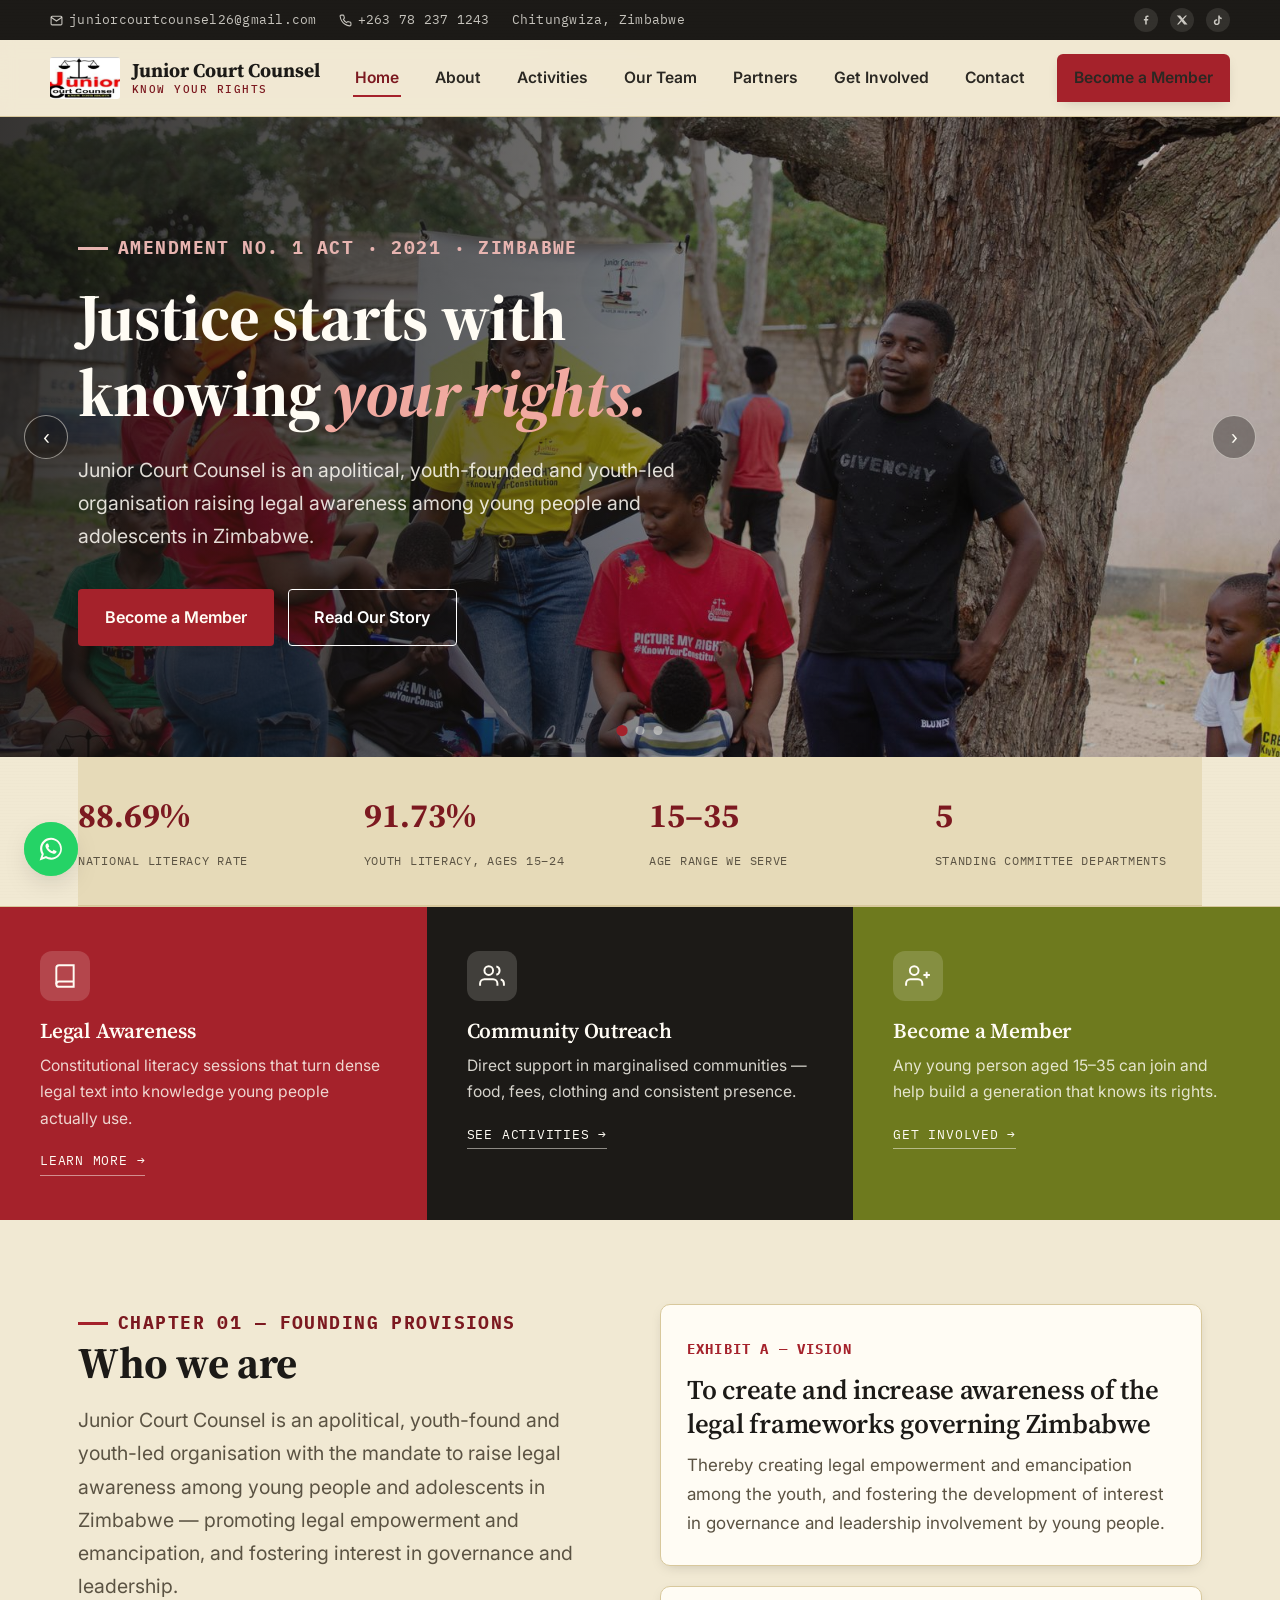
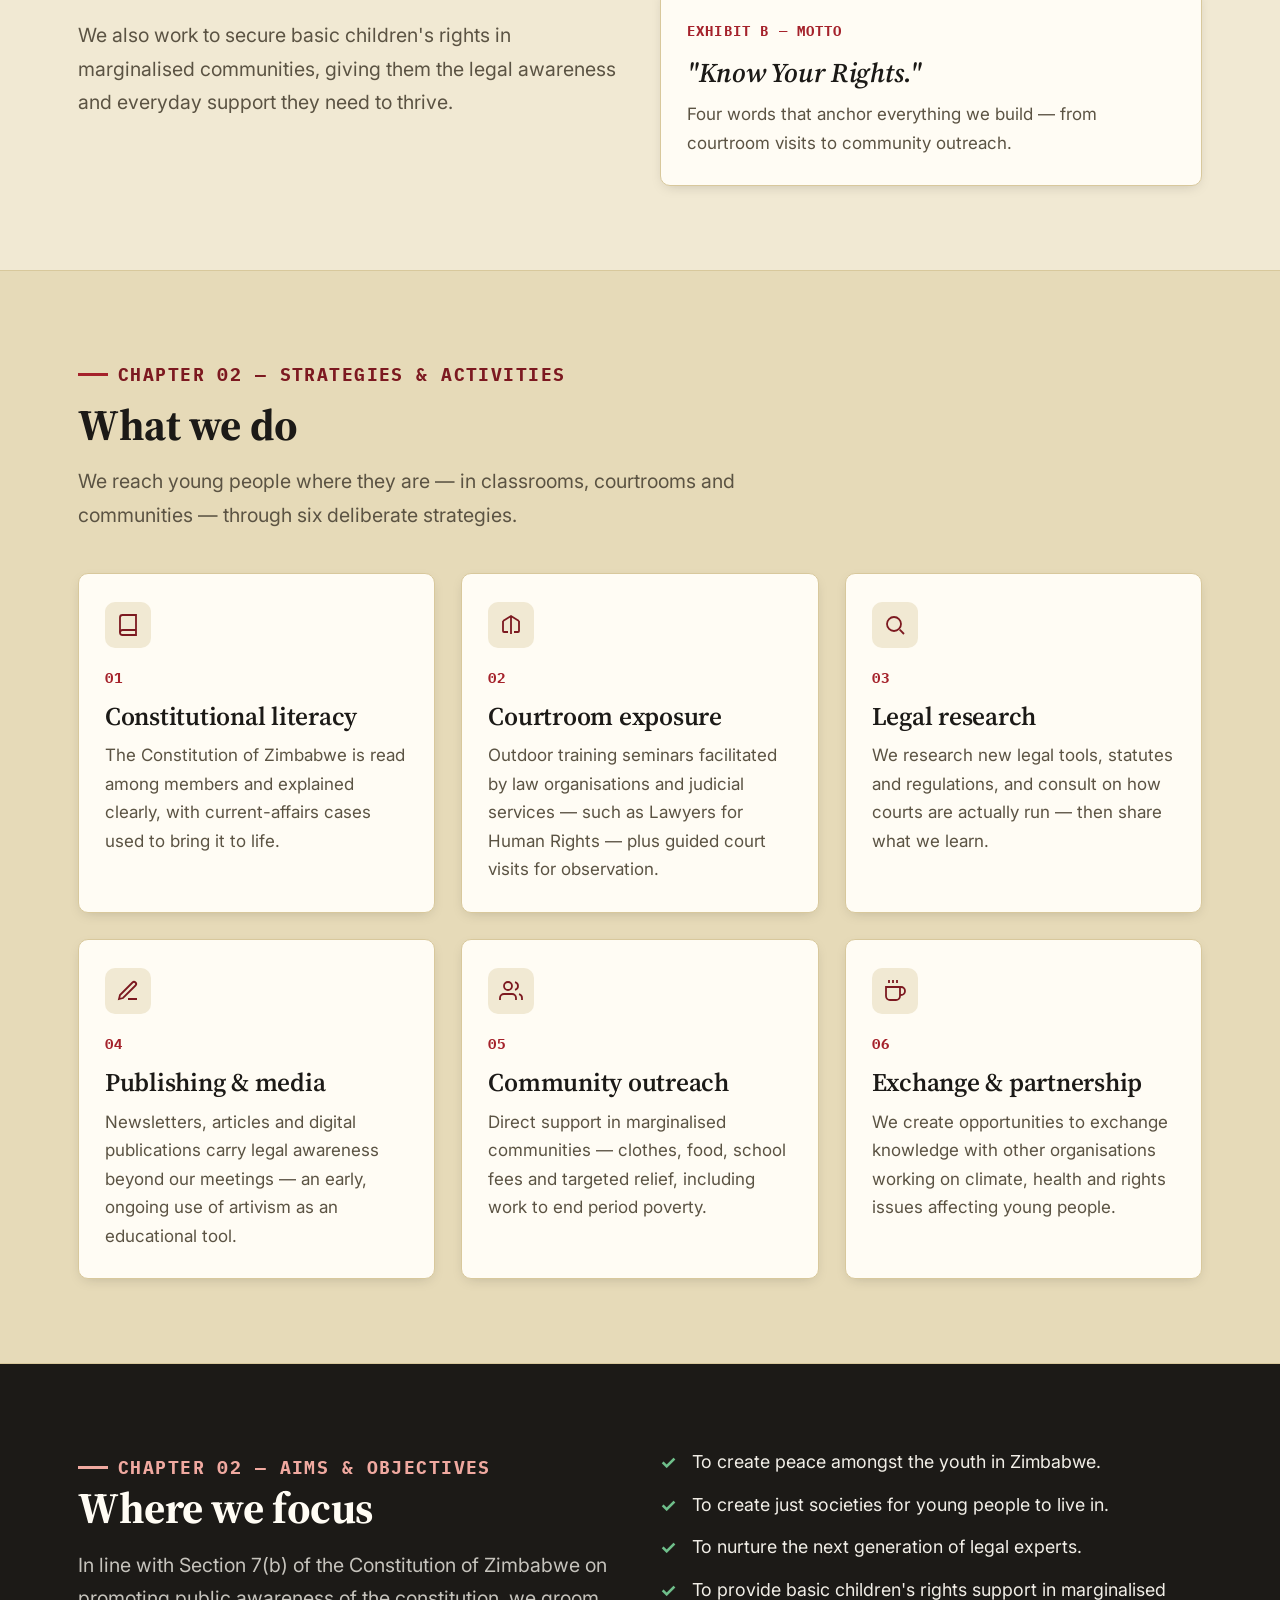
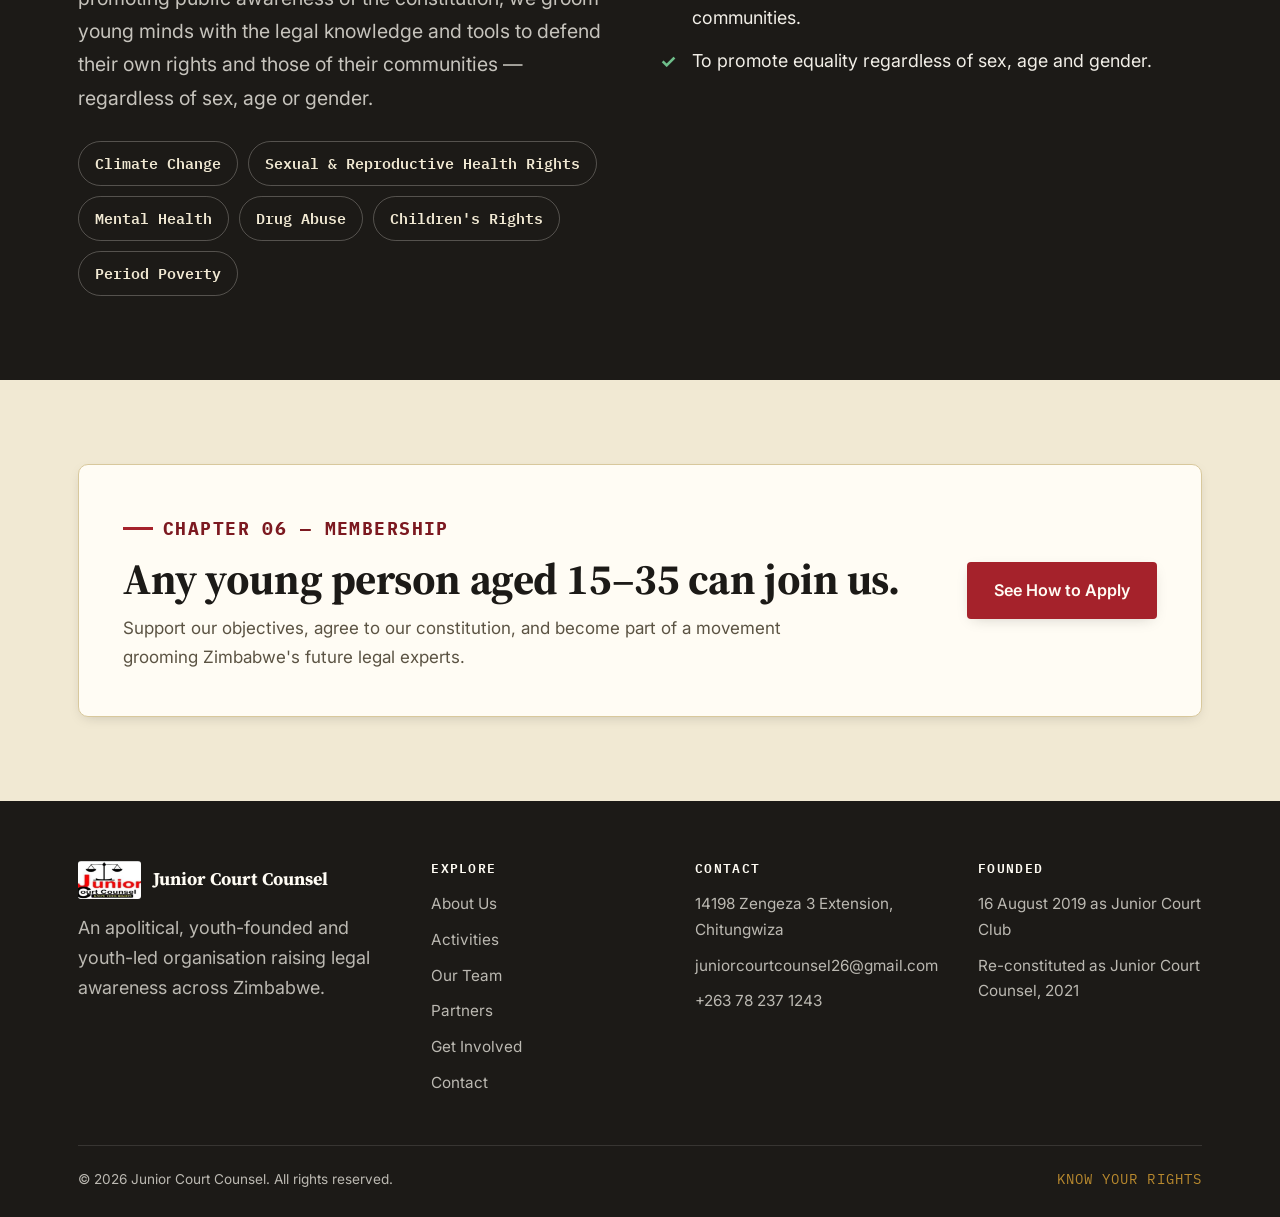
<file: index.html>
<!DOCTYPE html>
<html lang="en">
<head>
<meta charset="UTF-8">
<meta name="viewport" content="width=device-width, initial-scale=1.0">
<title>Junior Court Counsel — Know Your Rights</title>
<meta name="description" content="Junior Court Counsel (JCC) is a youth-founded, youth-led organisation raising legal awareness and championing children's rights in Zimbabwe.">
<link rel="icon" type="image/png" href="assets/favicon.png">
<link rel="stylesheet" href="css/style.css">
</head>
<body>

<!-- =========================== TOP BAR =========================== -->
<div class="top-bar">
  <div class="wrap">
    <div class="top-bar-left">
      <a href="mailto:juniorcourtcounsel26@gmail.com">
        <svg viewBox="0 0 24 24" fill="none" stroke="currentColor" stroke-width="2"><rect x="2" y="4" width="20" height="16" rx="2"/><path d="M22 6l-10 7L2 6"/></svg>
        juniorcourtcounsel26@gmail.com
      </a>
      <a href="tel:+263782371243">
        <svg viewBox="0 0 24 24" fill="none" stroke="currentColor" stroke-width="2"><path d="M22 16.92v3a2 2 0 0 1-2.18 2 19.79 19.79 0 0 1-8.63-3.07 19.5 19.5 0 0 1-6-6 19.79 19.79 0 0 1-3.07-8.67A2 2 0 0 1 4.11 2h3a2 2 0 0 1 2 1.72c.127.96.362 1.903.7 2.81a2 2 0 0 1-.45 2.11L8.09 9.91a16 16 0 0 0 6 6l1.27-1.27a2 2 0 0 1 2.11-.45c.907.338 1.85.573 2.81.7A2 2 0 0 1 22 16.92z"/></svg>
        +263 78 237 1243
      </a>
      <span>Chitungwiza, Zimbabwe</span>
    </div>
    <div class="top-bar-social" aria-label="Social media links">
      <a href="https://www.facebook.com/share/1C1YC3Jxf7/" target="_blank" rel="noopener" aria-label="Facebook"><svg viewBox="0 0 24 24" fill="currentColor"><path d="M13.5 21v-8h2.7l.4-3.2h-3.1V7.7c0-.9.25-1.5 1.6-1.5H17V3.3C16.7 3.26 15.7 3.17 14.5 3.17c-2.4 0-4.1 1.47-4.1 4.16V9.8H7.7V13h2.7v8h3.1z"/></svg></a>
      <a href="https://x.com/JCCounsel" target="_blank" rel="noopener" aria-label="X / Twitter"><svg viewBox="0 0 24 24" fill="currentColor"><path d="M18.9 3H22l-7.2 8.2L23 21h-6.6l-5.2-6.4L5.2 21H2l7.7-8.8L1.5 3h6.8l4.7 5.9L18.9 3z"/></svg></a>
      <a href="https://tiktok.com/@junior.court.coun" target="_blank" rel="noopener" aria-label="TikTok"><svg viewBox="0 0 24 24" fill="currentColor"><path d="M16.6 5.82c-.7-.68-1.13-1.62-1.13-2.66h-3.05v13.2c0 1.6-1.3 2.9-2.9 2.9-1.6 0-2.9-1.3-2.9-2.9 0-1.6 1.3-2.9 2.9-2.9.28 0 .55.04.8.11V10.4c-.26-.03-.53-.05-.8-.05-3.28 0-5.94 2.66-5.94 5.94S6.17 22.23 9.45 22.23s5.94-2.66 5.94-5.94V9.01c1.15.82 2.56 1.3 4.07 1.3V7.27c-1.05 0-2.02-.35-2.86-.94-.36-.25-.7-.53-1-1.51z"/></svg></a>
    </div>
  </div>
</div>

<!-- =========================== HEADER =========================== -->
<header class="site-header">
  <nav class="nav wrap">
    <a href="index.html" class="brand">
      <img src="assets/logo.jpg" alt="Junior Court Counsel logo — scales of justice">
      <span class="brand-text">Junior Court Counsel<span>KNOW YOUR RIGHTS</span></span>
    </a>
    <button class="nav-toggle" aria-label="Toggle navigation menu" aria-expanded="false"><span></span></button>
    <div class="nav-links">
      <a href="index.html">Home</a>
      <a href="about.html">About</a>
      <a href="activities.html">Activities</a>
      <a href="team.html">Our Team</a>
      <a href="partners.html">Partners</a>
      <a href="get-involved.html">Get Involved</a>
      <a href="contact.html">Contact</a>
      <a href="get-involved.html" class="btn btn-primary nav-cta">Become a Member</a>
    </div>
  </nav>
</header>

<!-- =========================== HERO SLIDER =========================== -->
<!--
  EDITING THE HERO PHOTOS:
  Each .hero-slide below has style="background-image:url('assets/hero/home-hero.jpg')".
  To change a photo, either replace that file inside assets/hero/ (or assets/gallery/),
  or edit the url('...') path to point at a different image. Add more slides by
  copying a whole <div class="hero-slide">...</div> block and giving it a new background.
-->
<section class="hero">
  <div class="hero-slider">

    <div class="hero-slide is-active" style="background-image:url('assets/hero/home-hero.jpg');">
      <div class="wrap">
        <div class="hero-copy">
          <span class="eyebrow">Amendment No. 1 Act · 2021 · Zimbabwe</span>
          <h1>Justice starts with knowing <em>your rights.</em></h1>
          <p class="lede hero-lede">Junior Court Counsel is an apolitical, youth-founded and youth-led organisation raising legal awareness among young people and adolescents in Zimbabwe.</p>
          <div class="hero-cta">
            <a href="get-involved.html" class="btn btn-primary">Become a Member</a>
            <a href="about.html" class="btn btn-outline" style="border-color:#fff;color:#fff;">Read Our Story</a>
          </div>
        </div>
      </div>
    </div>

    <div class="hero-slide" style="background-image:url('assets/gallery/campaign-facilitator-orange-cap.jpg');">
      <div class="wrap">
        <div class="hero-copy">
          <span class="eyebrow">#PictureMyRights · #KnowYourConstitution</span>
          <h1>Picture My Rights: <em>know your constitution.</em></h1>
          <p class="lede hero-lede">Our flagship campaign takes constitutional literacy straight into communities — with facilitators, activities and honest conversations about the rights every young person holds.</p>
          <div class="hero-cta">
            <a href="activities.html" class="btn btn-primary">See Our Activities</a>
            <a href="about.html" class="btn btn-outline" style="border-color:#fff;color:#fff;">About the Campaign</a>
          </div>
        </div>
      </div>
    </div>

    <div class="hero-slide" style="background-image:url('assets/gallery/performance-drama-1.jpg');">
      <div class="wrap">
        <div class="hero-copy">
          <span class="eyebrow">Artivism · Learning Through Expression</span>
          <h1>We teach rights through <em>art, drama &amp; play.</em></h1>
          <p class="lede hero-lede">From performance to drawing exercises, young people don't just learn their rights — they perform, illustrate and own them.</p>
          <div class="hero-cta">
            <a href="get-involved.html" class="btn btn-primary">Join a Session</a>
            <a href="activities.html" class="btn btn-outline" style="border-color:#fff;color:#fff;">View Gallery</a>
          </div>
        </div>
      </div>
    </div>

    <button class="hero-arrow prev" aria-label="Previous slide">‹</button>
    <button class="hero-arrow next" aria-label="Next slide">›</button>
    <div class="hero-dots"></div>
  </div>

  <div class="wrap">
    <div class="hero-stats">
      <div class="stat"><b>88.69%</b><span>National literacy rate</span></div>
      <div class="stat"><b>91.73%</b><span>Youth literacy, ages 15–24</span></div>
      <div class="stat"><b>15–35</b><span>Age range we serve</span></div>
      <div class="stat"><b>5</b><span>Standing committee departments</span></div>
    </div>
  </div>
</section>

<!-- =========================== FEATURE STRIP =========================== -->
<div class="feature-strip">
  <a href="about.html" class="feature-block c-red">
    <div class="icon"><svg viewBox="0 0 24 24" fill="none" stroke="currentColor" stroke-width="1.8"><path d="M4 19.5A2.5 2.5 0 0 1 6.5 17H20"/><path d="M6.5 2H20v20H6.5A2.5 2.5 0 0 1 4 19.5v-15A2.5 2.5 0 0 1 6.5 2z"/></svg></div>
    <h3>Legal Awareness</h3>
    <p>Constitutional literacy sessions that turn dense legal text into knowledge young people actually use.</p>
    <span class="feature-link">Learn More →</span>
  </a>
  <a href="activities.html" class="feature-block c-ink">
    <div class="icon"><svg viewBox="0 0 24 24" fill="none" stroke="currentColor" stroke-width="1.8"><path d="M17 21v-2a4 4 0 0 0-4-4H5a4 4 0 0 0-4 4v2"/><circle cx="9" cy="7" r="4"/><path d="M23 21v-2a4 4 0 0 0-3-3.87M16 3.13a4 4 0 0 1 0 7.75"/></svg></div>
    <h3>Community Outreach</h3>
    <p>Direct support in marginalised communities — food, fees, clothing and consistent presence.</p>
    <span class="feature-link">See Activities →</span>
  </a>
  <a href="get-involved.html" class="feature-block c-olive">
    <div class="icon"><svg viewBox="0 0 24 24" fill="none" stroke="currentColor" stroke-width="1.8"><path d="M16 21v-2a4 4 0 0 0-4-4H5a4 4 0 0 0-4 4v2"/><circle cx="8.5" cy="7" r="4"/><path d="M20 8v6M23 11h-6"/></svg></div>
    <h3>Become a Member</h3>
    <p>Any young person aged 15–35 can join and help build a generation that knows its rights.</p>
    <span class="feature-link">Get Involved →</span>
  </a>
</div>

<!-- =========================== WHO WE ARE =========================== -->
<section class="section">
  <div class="wrap grid-2">
    <div class="reveal">
      <span class="eyebrow">Chapter 01 — Founding Provisions</span>
      <h2>Who we are</h2>
      <p class="lede" style="margin-top:16px;">Junior Court Counsel is an apolitical, youth-found and youth-led organisation with the mandate to raise legal awareness among young people and adolescents in Zimbabwe — promoting legal empowerment and emancipation, and fostering interest in governance and leadership.</p>
      <p class="lede" style="margin-top:16px;">We also work to secure basic children's rights in marginalised communities, giving them the legal awareness and everyday support they need to thrive.</p>
    </div>
    <div class="reveal">
      <div class="card card-lg">
        <span class="num">EXHIBIT A — VISION</span>
        <h3>To create and increase awareness of the legal frameworks governing Zimbabwe</h3>
        <p>Thereby creating legal empowerment and emancipation among the youth, and fostering the development of interest in governance and leadership involvement by young people.</p>
      </div>
      <div class="card card-lg" style="margin-top:20px;">
        <span class="num">EXHIBIT B — MOTTO</span>
        <h3 style="font-style:italic;">"Know Your Rights."</h3>
        <p>Four words that anchor everything we build — from courtroom visits to community outreach.</p>
      </div>
    </div>
  </div>
</section>

<!-- =========================== WHAT WE DO =========================== -->
<section class="section section-alt">
  <div class="wrap">
    <div class="section-head reveal">
      <span class="eyebrow">Chapter 02 — Strategies &amp; Activities</span>
      <h2>What we do</h2>
      <p class="lede">We reach young people where they are — in classrooms, courtrooms and communities — through six deliberate strategies.</p>
    </div>
    <div class="grid-3">
      <div class="card reveal">
        <div class="icon"><svg viewBox="0 0 24 24" fill="none" stroke="currentColor" stroke-width="1.8"><path d="M4 19.5A2.5 2.5 0 0 1 6.5 17H20"/><path d="M6.5 2H20v20H6.5A2.5 2.5 0 0 1 4 19.5v-15A2.5 2.5 0 0 1 6.5 2z"/></svg></div>
        <span class="num">01</span>
        <h3>Constitutional literacy</h3>
        <p>The Constitution of Zimbabwe is read among members and explained clearly, with current-affairs cases used to bring it to life.</p>
      </div>
      <div class="card reveal">
        <div class="icon"><svg viewBox="0 0 24 24" fill="none" stroke="currentColor" stroke-width="1.8"><path d="M12 3v18M4 8l8-5 8 5M4 8v10a1 1 0 0 0 1 1h4M20 8v10a1 1 0 0 1-1 1h-4"/></svg></div>
        <span class="num">02</span>
        <h3>Courtroom exposure</h3>
        <p>Outdoor training seminars facilitated by law organisations and judicial services — such as Lawyers for Human Rights — plus guided court visits for observation.</p>
      </div>
      <div class="card reveal">
        <div class="icon"><svg viewBox="0 0 24 24" fill="none" stroke="currentColor" stroke-width="1.8"><circle cx="11" cy="11" r="7"/><path d="m21 21-4.3-4.3"/></svg></div>
        <span class="num">03</span>
        <h3>Legal research</h3>
        <p>We research new legal tools, statutes and regulations, and consult on how courts are actually run — then share what we learn.</p>
      </div>
      <div class="card reveal">
        <div class="icon"><svg viewBox="0 0 24 24" fill="none" stroke="currentColor" stroke-width="1.8"><path d="M12 20h9M16.5 3.5a2.1 2.1 0 0 1 3 3L7 19l-4 1 1-4 12.5-12.5z"/></svg></div>
        <span class="num">04</span>
        <h3>Publishing &amp; media</h3>
        <p>Newsletters, articles and digital publications carry legal awareness beyond our meetings — an early, ongoing use of artivism as an educational tool.</p>
      </div>
      <div class="card reveal">
        <div class="icon"><svg viewBox="0 0 24 24" fill="none" stroke="currentColor" stroke-width="1.8"><path d="M17 21v-2a4 4 0 0 0-4-4H5a4 4 0 0 0-4 4v2"/><circle cx="9" cy="7" r="4"/><path d="M23 21v-2a4 4 0 0 0-3-3.87M16 3.13a4 4 0 0 1 0 7.75"/></svg></div>
        <span class="num">05</span>
        <h3>Community outreach</h3>
        <p>Direct support in marginalised communities — clothes, food, school fees and targeted relief, including work to end period poverty.</p>
      </div>
      <div class="card reveal">
        <div class="icon"><svg viewBox="0 0 24 24" fill="none" stroke="currentColor" stroke-width="1.8"><path d="M17 8h1a4 4 0 1 1 0 8h-1M3 8h14v9a4 4 0 0 1-4 4H7a4 4 0 0 1-4-4V8z"/><line x1="6" y1="1" x2="6" y2="4"/><line x1="10" y1="1" x2="10" y2="4"/><line x1="14" y1="1" x2="14" y2="4"/></svg></div>
        <span class="num">06</span>
        <h3>Exchange &amp; partnership</h3>
        <p>We create opportunities to exchange knowledge with other organisations working on climate, health and rights issues affecting young people.</p>
      </div>
    </div>
  </div>
</section>

<!-- =========================== IMPACT AREAS =========================== -->
<section class="section section-ink">
  <div class="wrap grid-2">
    <div class="reveal">
      <span class="eyebrow">Chapter 02 — Aims &amp; Objectives</span>
      <h2>Where we focus</h2>
      <p class="lede" style="color:rgba(255,252,244,0.75); margin-top:16px;">In line with Section 7(b) of the Constitution of Zimbabwe on promoting public awareness of the constitution, we groom young minds with the legal knowledge and tools to defend their own rights and those of their communities — regardless of sex, age or gender.</p>
      <div class="tag-row" style="margin-top:26px;">
        <span class="tag" style="background:transparent;color:#F1E9D3;border-color:rgba(255,252,244,0.25);">Climate Change</span>
        <span class="tag" style="background:transparent;color:#F1E9D3;border-color:rgba(255,252,244,0.25);">Sexual &amp; Reproductive Health Rights</span>
        <span class="tag" style="background:transparent;color:#F1E9D3;border-color:rgba(255,252,244,0.25);">Mental Health</span>
        <span class="tag" style="background:transparent;color:#F1E9D3;border-color:rgba(255,252,244,0.25);">Drug Abuse</span>
        <span class="tag" style="background:transparent;color:#F1E9D3;border-color:rgba(255,252,244,0.25);">Children's Rights</span>
        <span class="tag" style="background:transparent;color:#F1E9D3;border-color:rgba(255,252,244,0.25);">Period Poverty</span>
      </div>
    </div>
    <ul class="list-check reveal" style="color:#F1E9D3;">
      <li>To create peace amongst the youth in Zimbabwe.</li>
      <li>To create just societies for young people to live in.</li>
      <li>To nurture the next generation of legal experts.</li>
      <li>To provide basic children's rights support in marginalised communities.</li>
      <li>To promote equality regardless of sex, age and gender.</li>
    </ul>
  </div>
</section>

<!-- =========================== CTA BAND =========================== -->
<section class="section">
  <div class="wrap">
    <div class="card" style="display:flex;align-items:center;justify-content:space-between;flex-wrap:wrap;gap:24px;padding:44px;">
      <div>
        <span class="eyebrow">Chapter 06 — Membership</span>
        <h2 style="margin-top:10px;">Any young person aged 15–35 can join us.</h2>
        <p class="lede" style="margin-top:10px;">Support our objectives, agree to our constitution, and become part of a movement grooming Zimbabwe's future legal experts.</p>
      </div>
      <a href="get-involved.html" class="btn btn-primary">See How to Apply</a>
    </div>
  </div>
</section>

<!-- =========================== FOOTER =========================== -->
<footer class="site-footer">
  <div class="wrap">
    <div class="footer-grid">
      <div>
        <div class="footer-brand">
          <img src="assets/logo.jpg" alt="Junior Court Counsel logo">
          <span>Junior Court Counsel</span>
        </div>
        <p>An apolitical, youth-founded and youth-led organisation raising legal awareness across Zimbabwe.</p>
      </div>
      <div>
        <h4>Explore</h4>
        <ul>
          <li><a href="about.html">About Us</a></li>
          <li><a href="activities.html">Activities</a></li>
          <li><a href="team.html">Our Team</a></li>
          <li><a href="partners.html">Partners</a></li>
          <li><a href="get-involved.html">Get Involved</a></li>
          <li><a href="contact.html">Contact</a></li>
        </ul>
      </div>
      <div>
        <h4>Contact</h4>
        <ul>
          <li>14198 Zengeza 3 Extension, Chitungwiza</li>
          <li><a href="mailto:juniorcourtcounsel26@gmail.com">juniorcourtcounsel26@gmail.com</a></li>
          <li><a href="tel:+263782371243">+263 78 237 1243</a></li>
        </ul>
      </div>
      <div>
        <h4>Founded</h4>
        <ul>
          <li>16 August 2019 as Junior Court Club</li>
          <li>Re-constituted as Junior Court Counsel, 2021</li>
        </ul>
      </div>
    </div>
    <div class="footer-bottom">
      <span>© <span data-year></span> Junior Court Counsel. All rights reserved.</span>
      <span class="footer-motto">KNOW YOUR RIGHTS</span>
    </div>
  </div>
</footer>

<a class="whatsapp-btn" href="https://wa.me/263782371243" target="_blank" rel="noopener" aria-label="Chat with Junior Court Counsel on WhatsApp">
  <span class="wa-pulse" aria-hidden="true"></span>
  <svg viewBox="0 0 32 32" fill="currentColor" aria-hidden="true"><path d="M16.001 3C9.096 3 3.5 8.596 3.5 15.5c0 2.42.687 4.68 1.878 6.6L3 29l7.09-2.34a12.42 12.42 0 0 0 5.91 1.5h.005c6.905 0 12.5-5.596 12.5-12.5S22.906 3 16.001 3zm0 22.77h-.004a10.25 10.25 0 0 1-5.223-1.43l-.375-.223-3.888 1.284 1.307-3.79-.244-.39a10.23 10.23 0 0 1-1.57-5.42c0-5.67 4.616-10.29 10.301-10.29 2.752 0 5.34 1.073 7.283 3.02a10.23 10.23 0 0 1 3.015 7.28c0 5.67-4.615 10.29-10.286 10.29zm5.65-7.71c-.31-.155-1.832-.904-2.116-1.007-.284-.104-.49-.155-.697.155-.207.31-.8 1.007-.98 1.214-.18.207-.362.233-.672.078-.31-.155-1.31-.483-2.496-1.54-.923-.823-1.546-1.84-1.727-2.15-.18-.31-.02-.478.136-.633.14-.14.31-.362.465-.543.155-.18.207-.31.31-.517.104-.207.052-.388-.026-.543-.078-.155-.697-1.68-.955-2.3-.252-.605-.508-.523-.697-.533l-.594-.01c-.207 0-.543.078-.827.388-.284.31-1.084 1.06-1.084 2.583s1.11 2.995 1.265 3.202c.155.207 2.185 3.34 5.293 4.683.74.32 1.317.51 1.767.653.742.236 1.418.203 1.953.123.596-.089 1.832-.749 2.09-1.472.259-.723.259-1.343.181-1.472-.078-.13-.284-.207-.594-.362z"/></svg>
</a>
<button class="to-top" aria-label="Back to top">↑</button>
<script src="js/script.js"></script>
</body>
</html>
</file>
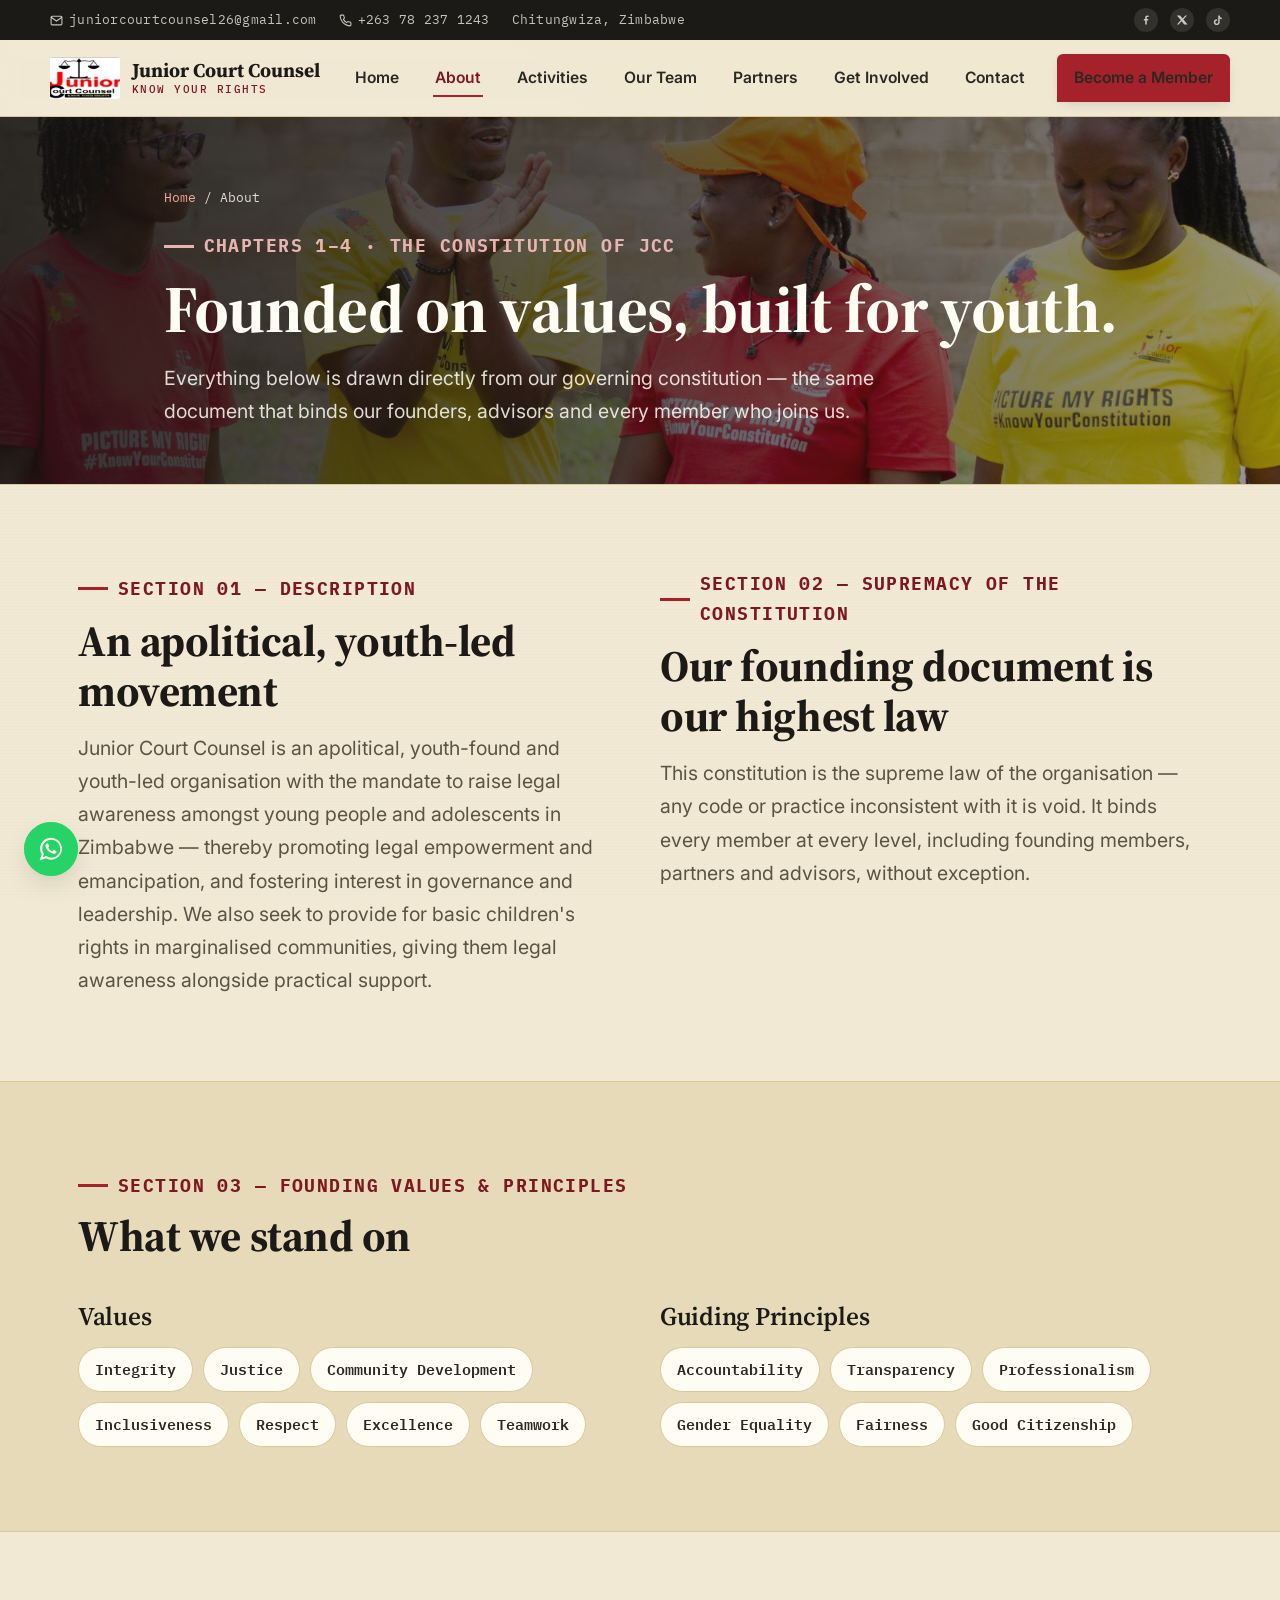
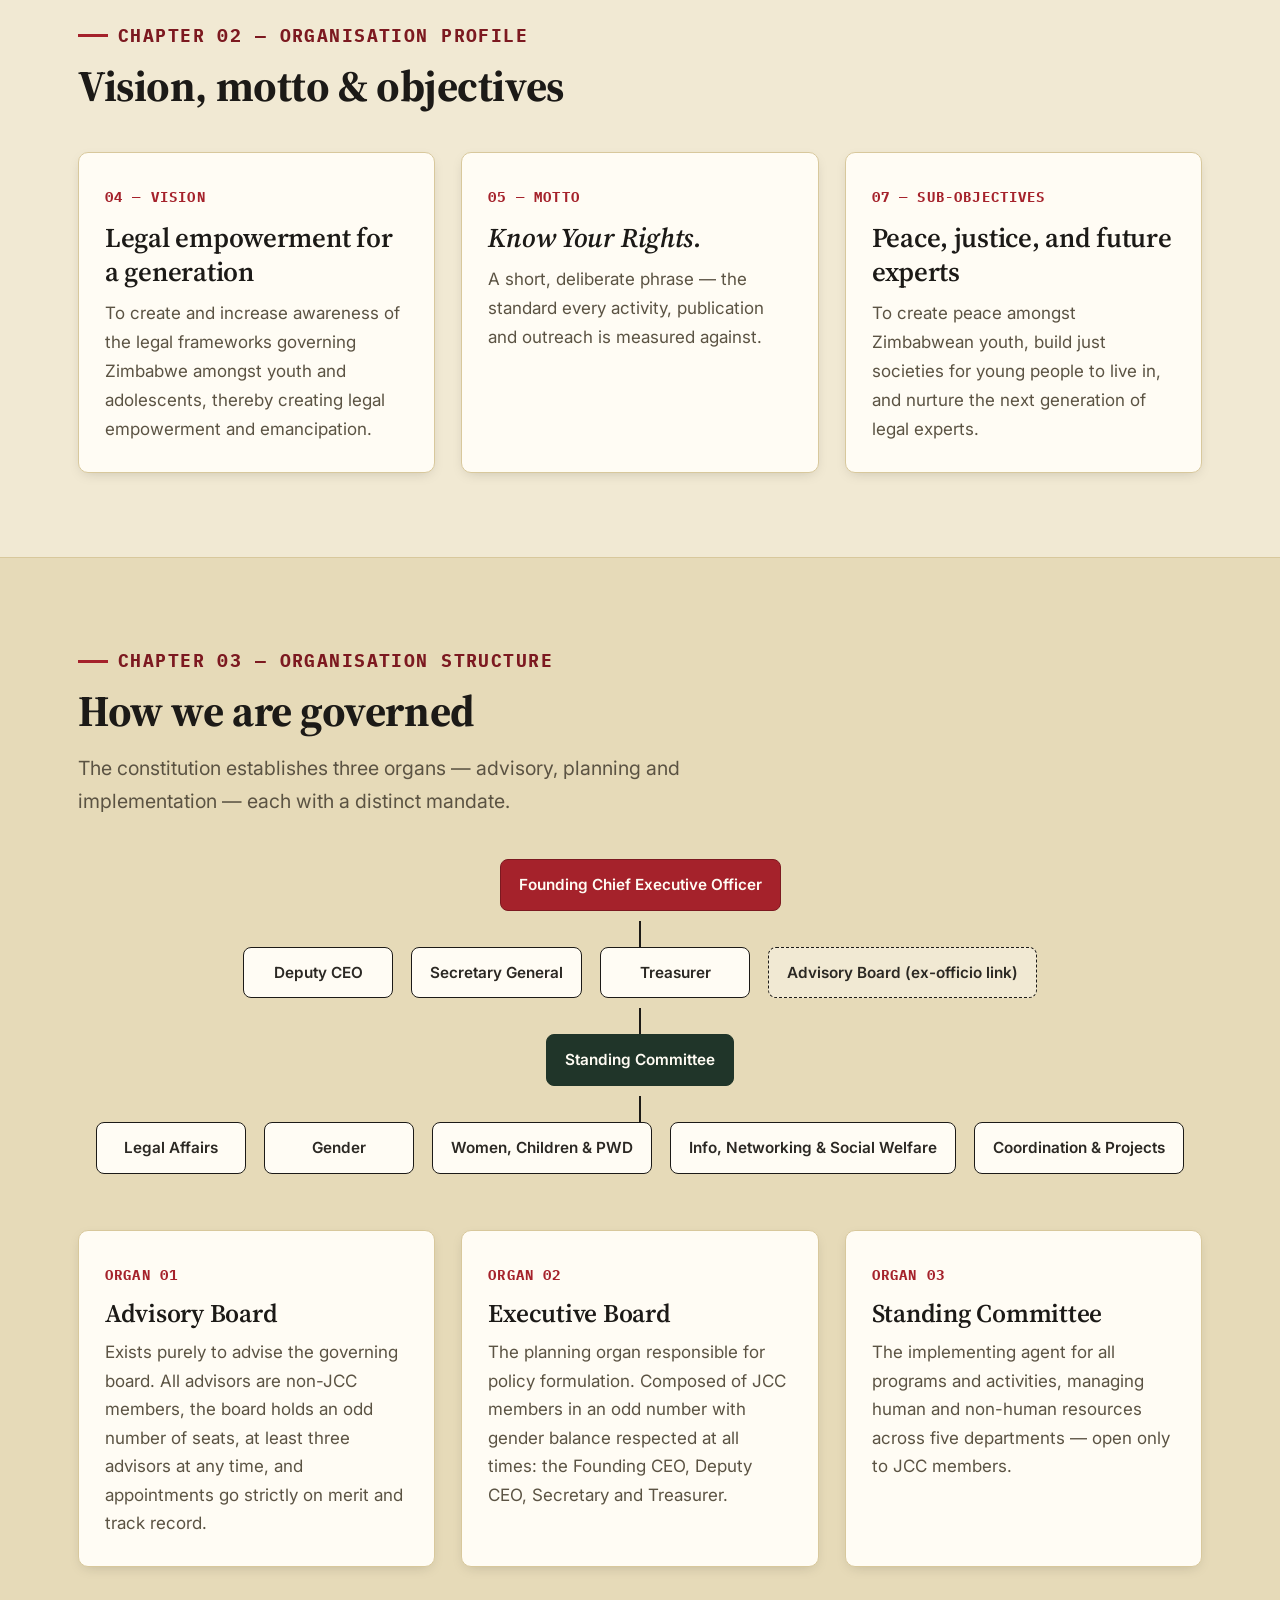
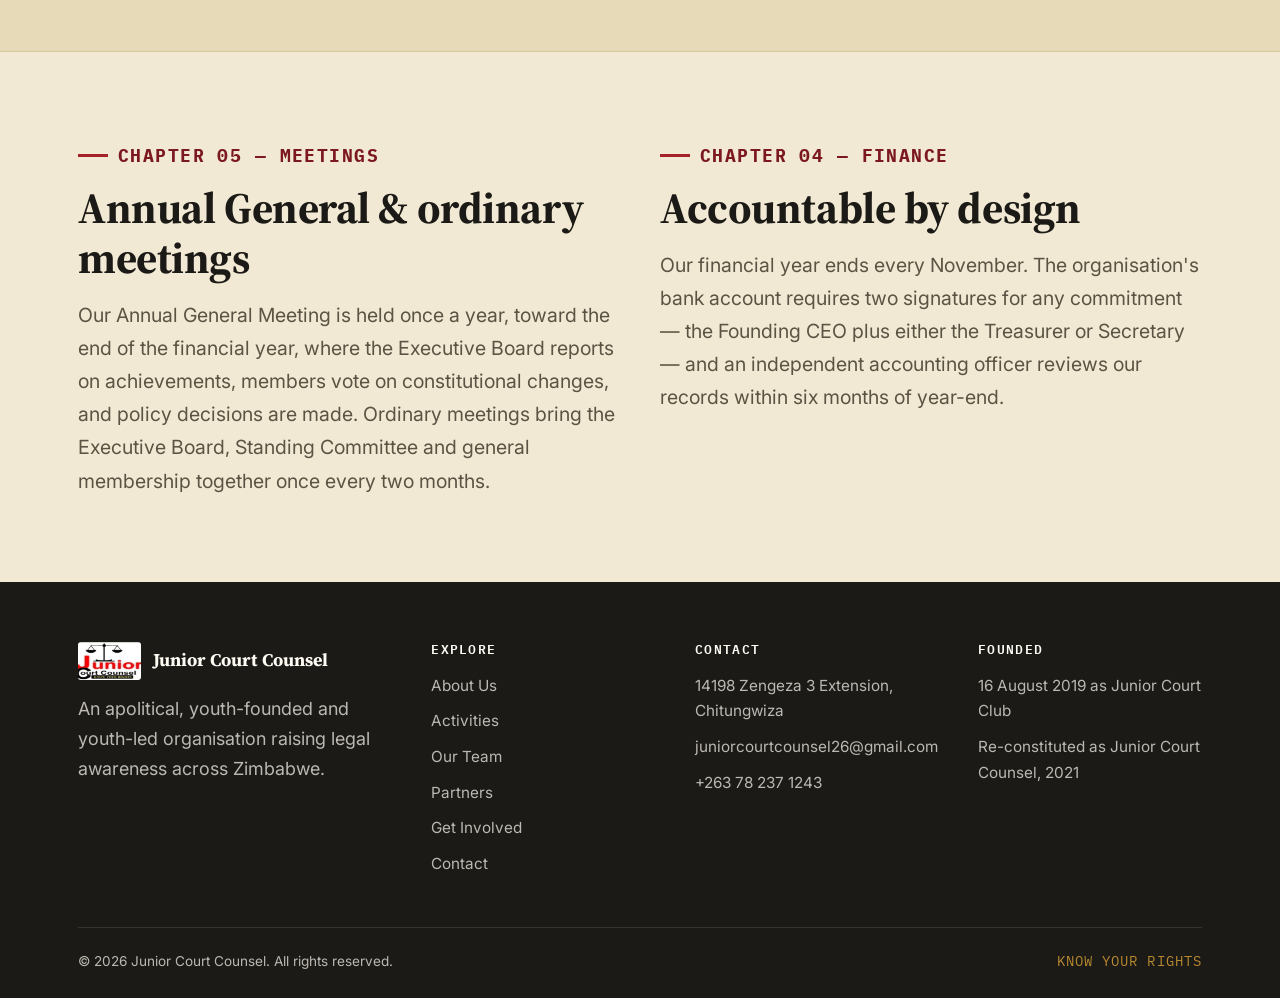
<file: about.html>
<!DOCTYPE html>
<html lang="en">
<head>
<meta charset="UTF-8">
<meta name="viewport" content="width=device-width, initial-scale=1.0">
<title>About Us — Junior Court Counsel</title>
<meta name="description" content="Learn about Junior Court Counsel's founding values, vision, structure and the people who govern the organisation.">
<link rel="icon" type="image/png" href="assets/favicon.png">
<link rel="stylesheet" href="css/style.css">
</head>
<body>

<div class="top-bar">
  <div class="wrap">
    <div class="top-bar-left">
      <a href="mailto:juniorcourtcounsel26@gmail.com">
        <svg viewBox="0 0 24 24" fill="none" stroke="currentColor" stroke-width="2"><rect x="2" y="4" width="20" height="16" rx="2"/><path d="M22 6l-10 7L2 6"/></svg>
        juniorcourtcounsel26@gmail.com
      </a>
      <a href="tel:+263782371243">
        <svg viewBox="0 0 24 24" fill="none" stroke="currentColor" stroke-width="2"><path d="M22 16.92v3a2 2 0 0 1-2.18 2 19.79 19.79 0 0 1-8.63-3.07 19.5 19.5 0 0 1-6-6 19.79 19.79 0 0 1-3.07-8.67A2 2 0 0 1 4.11 2h3a2 2 0 0 1 2 1.72c.127.96.362 1.903.7 2.81a2 2 0 0 1-.45 2.11L8.09 9.91a16 16 0 0 0 6 6l1.27-1.27a2 2 0 0 1 2.11-.45c.907.338 1.85.573 2.81.7A2 2 0 0 1 22 16.92z"/></svg>
        +263 78 237 1243
      </a>
      <span>Chitungwiza, Zimbabwe</span>
    </div>
    <div class="top-bar-social" aria-label="Social media links">
      <a href="https://www.facebook.com/share/1C1YC3Jxf7/" target="_blank" rel="noopener" aria-label="Facebook"><svg viewBox="0 0 24 24" fill="currentColor"><path d="M13.5 21v-8h2.7l.4-3.2h-3.1V7.7c0-.9.25-1.5 1.6-1.5H17V3.3C16.7 3.26 15.7 3.17 14.5 3.17c-2.4 0-4.1 1.47-4.1 4.16V9.8H7.7V13h2.7v8h3.1z"/></svg></a>
      <a href="https://x.com/JCCounsel" target="_blank" rel="noopener" aria-label="X / Twitter"><svg viewBox="0 0 24 24" fill="currentColor"><path d="M18.9 3H22l-7.2 8.2L23 21h-6.6l-5.2-6.4L5.2 21H2l7.7-8.8L1.5 3h6.8l4.7 5.9L18.9 3z"/></svg></a>
      <a href="https://tiktok.com/@junior.court.coun" target="_blank" rel="noopener" aria-label="TikTok"><svg viewBox="0 0 24 24" fill="currentColor"><path d="M16.6 5.82c-.7-.68-1.13-1.62-1.13-2.66h-3.05v13.2c0 1.6-1.3 2.9-2.9 2.9-1.6 0-2.9-1.3-2.9-2.9 0-1.6 1.3-2.9 2.9-2.9.28 0 .55.04.8.11V10.4c-.26-.03-.53-.05-.8-.05-3.28 0-5.94 2.66-5.94 5.94S6.17 22.23 9.45 22.23s5.94-2.66 5.94-5.94V9.01c1.15.82 2.56 1.3 4.07 1.3V7.27c-1.05 0-2.02-.35-2.86-.94-.36-.25-.7-.53-1-1.51z"/></svg></a>
    </div>
  </div>
</div>

<header class="site-header">
  <nav class="nav wrap">
    <a href="index.html" class="brand">
      <img src="assets/logo.jpg" alt="Junior Court Counsel logo — scales of justice">
      <span class="brand-text">Junior Court Counsel<span>KNOW YOUR RIGHTS</span></span>
    </a>
    <button class="nav-toggle" aria-label="Toggle navigation menu" aria-expanded="false"><span></span></button>
    <div class="nav-links">
      <a href="index.html">Home</a>
      <a href="about.html">About</a>
      <a href="activities.html">Activities</a>
      <a href="team.html">Our Team</a>
      <a href="partners.html">Partners</a>
      <a href="get-involved.html">Get Involved</a>
      <a href="contact.html">Contact</a>
      <a href="get-involved.html" class="btn btn-primary nav-cta">Become a Member</a>
    </div>
  </nav>
</header>

<!--
  EDITING THIS PAGE'S BANNER PHOTO:
  Replace assets/hero/about-hero.jpg, or edit the url('...') path below.
-->
<section class="page-hero" style="background-image:url('assets/hero/about-hero.jpg');">
  <div class="wrap">
    <p class="breadcrumb"><a href="index.html">Home</a> / About</p>
    <span class="eyebrow">Chapters 1–4 · The Constitution of JCC</span>
    <h1>Founded on values, built for youth.</h1>
    <p class="lede">Everything below is drawn directly from our governing constitution — the same document that binds our founders, advisors and every member who joins us.</p>
  </div>
</section>

<!-- SUPREMACY / DESCRIPTION -->
<section class="section">
  <div class="wrap grid-2">
    <div class="reveal">
      <span class="eyebrow">Section 01 — Description</span>
      <h2 style="margin-top:12px;">An apolitical, youth-led movement</h2>
      <p class="lede" style="margin-top:16px;">Junior Court Counsel is an apolitical, youth-found and youth-led organisation with the mandate to raise legal awareness amongst young people and adolescents in Zimbabwe — thereby promoting legal empowerment and emancipation, and fostering interest in governance and leadership. We also seek to provide for basic children's rights in marginalised communities, giving them legal awareness alongside practical support.</p>
    </div>
    <div class="reveal">
      <span class="eyebrow">Section 02 — Supremacy of the Constitution</span>
      <h2 style="margin-top:12px;">Our founding document is our highest law</h2>
      <p class="lede" style="margin-top:16px;">This constitution is the supreme law of the organisation — any code or practice inconsistent with it is void. It binds every member at every level, including founding members, partners and advisors, without exception.</p>
    </div>
  </div>
</section>

<!-- VALUES + PRINCIPLES -->
<section class="section section-alt">
  <div class="wrap">
    <div class="section-head reveal">
      <span class="eyebrow">Section 03 — Founding Values &amp; Principles</span>
      <h2>What we stand on</h2>
    </div>
    <div class="grid-2">
      <div class="reveal">
        <h3>Values</h3>
        <div class="tag-row" style="margin-top:16px;">
          <span class="tag">Integrity</span>
          <span class="tag">Justice</span>
          <span class="tag">Community Development</span>
          <span class="tag">Inclusiveness</span>
          <span class="tag">Respect</span>
          <span class="tag">Excellence</span>
          <span class="tag">Teamwork</span>
        </div>
      </div>
      <div class="reveal">
        <h3>Guiding Principles</h3>
        <div class="tag-row" style="margin-top:16px;">
          <span class="tag">Accountability</span>
          <span class="tag">Transparency</span>
          <span class="tag">Professionalism</span>
          <span class="tag">Gender Equality</span>
          <span class="tag">Fairness</span>
          <span class="tag">Good Citizenship</span>
        </div>
      </div>
    </div>
  </div>
</section>

<!-- VISION / MOTTO / OBJECTIVES -->
<section class="section">
  <div class="wrap">
    <div class="section-head reveal">
      <span class="eyebrow">Chapter 02 — Organisation Profile</span>
      <h2>Vision, motto &amp; objectives</h2>
    </div>
    <div class="grid-3">
      <div class="card card-lg reveal">
        <span class="num">04 — VISION</span>
        <h3>Legal empowerment for a generation</h3>
        <p>To create and increase awareness of the legal frameworks governing Zimbabwe amongst youth and adolescents, thereby creating legal empowerment and emancipation.</p>
      </div>
      <div class="card card-lg reveal">
        <span class="num">05 — MOTTO</span>
        <h3 style="font-style:italic;">Know Your Rights.</h3>
        <p>A short, deliberate phrase — the standard every activity, publication and outreach is measured against.</p>
      </div>
      <div class="card card-lg reveal">
        <span class="num">07 — SUB-OBJECTIVES</span>
        <h3>Peace, justice, and future experts</h3>
        <p>To create peace amongst Zimbabwean youth, build just societies for young people to live in, and nurture the next generation of legal experts.</p>
      </div>
    </div>
  </div>
</section>

<!-- STRUCTURE / ORG CHART -->
<section class="section section-alt">
  <div class="wrap">
    <div class="section-head reveal">
      <span class="eyebrow">Chapter 03 — Organisation Structure</span>
      <h2>How we are governed</h2>
      <p class="lede">The constitution establishes three organs — advisory, planning and implementation — each with a distinct mandate.</p>
    </div>

    <div class="orgchart reveal">
      <div class="tier">
        <div class="node top">Founding Chief Executive Officer</div>
      </div>
      <div class="connector"></div>
      <div class="tier">
        <div class="node">Deputy CEO</div>
        <div class="node">Secretary General</div>
        <div class="node">Treasurer</div>
        <div class="node" style="background:var(--paper);border-style:dashed;">Advisory Board (ex-officio link)</div>
      </div>
      <div class="connector"></div>
      <div class="tier">
        <div class="node mid">Standing Committee</div>
      </div>
      <div class="connector"></div>
      <div class="tier">
        <div class="node">Legal Affairs</div>
        <div class="node">Gender</div>
        <div class="node">Women, Children &amp; PWD</div>
        <div class="node">Info, Networking &amp; Social Welfare</div>
        <div class="node">Coordination &amp; Projects</div>
      </div>
    </div>

    <div class="grid-3" style="margin-top:56px;">
      <div class="card reveal">
        <span class="num">ORGAN 01</span>
        <h3>Advisory Board</h3>
        <p>Exists purely to advise the governing board. All advisors are non-JCC members, the board holds an odd number of seats, at least three advisors at any time, and appointments go strictly on merit and track record.</p>
      </div>
      <div class="card reveal">
        <span class="num">ORGAN 02</span>
        <h3>Executive Board</h3>
        <p>The planning organ responsible for policy formulation. Composed of JCC members in an odd number with gender balance respected at all times: the Founding CEO, Deputy CEO, Secretary and Treasurer.</p>
      </div>
      <div class="card reveal">
        <span class="num">ORGAN 03</span>
        <h3>Standing Committee</h3>
        <p>The implementing agent for all programs and activities, managing human and non-human resources across five departments — open only to JCC members.</p>
      </div>
    </div>
  </div>
</section>

<!-- CODE OF CONDUCT & MEETINGS -->
<section class="section">
  <div class="wrap grid-2">
    <div class="reveal">
      <span class="eyebrow">Chapter 05 — Meetings</span>
      <h2 style="margin-top:12px;">Annual General &amp; ordinary meetings</h2>
      <p class="lede" style="margin-top:16px;">Our Annual General Meeting is held once a year, toward the end of the financial year, where the Executive Board reports on achievements, members vote on constitutional changes, and policy decisions are made. Ordinary meetings bring the Executive Board, Standing Committee and general membership together once every two months.</p>
    </div>
    <div class="reveal">
      <span class="eyebrow">Chapter 04 — Finance</span>
      <h2 style="margin-top:12px;">Accountable by design</h2>
      <p class="lede" style="margin-top:16px;">Our financial year ends every November. The organisation's bank account requires two signatures for any commitment — the Founding CEO plus either the Treasurer or Secretary — and an independent accounting officer reviews our records within six months of year-end.</p>
    </div>
  </div>
</section>

<footer class="site-footer">
  <div class="wrap">
    <div class="footer-grid">
      <div>
        <div class="footer-brand">
          <img src="assets/logo.jpg" alt="Junior Court Counsel logo">
          <span>Junior Court Counsel</span>
        </div>
        <p>An apolitical, youth-founded and youth-led organisation raising legal awareness across Zimbabwe.</p>
      </div>
      <div>
        <h4>Explore</h4>
        <ul>
          <li><a href="about.html">About Us</a></li>
          <li><a href="activities.html">Activities</a></li>
          <li><a href="team.html">Our Team</a></li>
          <li><a href="partners.html">Partners</a></li>
          <li><a href="get-involved.html">Get Involved</a></li>
          <li><a href="contact.html">Contact</a></li>
        </ul>
      </div>
      <div>
        <h4>Contact</h4>
        <ul>
          <li>14198 Zengeza 3 Extension, Chitungwiza</li>
          <li><a href="mailto:juniorcourtcounsel26@gmail.com">juniorcourtcounsel26@gmail.com</a></li>
          <li><a href="tel:+263782371243">+263 78 237 1243</a></li>
        </ul>
      </div>
      <div>
        <h4>Founded</h4>
        <ul>
          <li>16 August 2019 as Junior Court Club</li>
          <li>Re-constituted as Junior Court Counsel, 2021</li>
        </ul>
      </div>
    </div>
    <div class="footer-bottom">
      <span>© <span data-year></span> Junior Court Counsel. All rights reserved.</span>
      <span class="footer-motto">KNOW YOUR RIGHTS</span>
    </div>
  </div>
</footer>

<a class="whatsapp-btn" href="https://wa.me/263782371243" target="_blank" rel="noopener" aria-label="Chat with Junior Court Counsel on WhatsApp">
  <span class="wa-pulse" aria-hidden="true"></span>
  <svg viewBox="0 0 32 32" fill="currentColor" aria-hidden="true"><path d="M16.001 3C9.096 3 3.5 8.596 3.5 15.5c0 2.42.687 4.68 1.878 6.6L3 29l7.09-2.34a12.42 12.42 0 0 0 5.91 1.5h.005c6.905 0 12.5-5.596 12.5-12.5S22.906 3 16.001 3zm0 22.77h-.004a10.25 10.25 0 0 1-5.223-1.43l-.375-.223-3.888 1.284 1.307-3.79-.244-.39a10.23 10.23 0 0 1-1.57-5.42c0-5.67 4.616-10.29 10.301-10.29 2.752 0 5.34 1.073 7.283 3.02a10.23 10.23 0 0 1 3.015 7.28c0 5.67-4.615 10.29-10.286 10.29zm5.65-7.71c-.31-.155-1.832-.904-2.116-1.007-.284-.104-.49-.155-.697.155-.207.31-.8 1.007-.98 1.214-.18.207-.362.233-.672.078-.31-.155-1.31-.483-2.496-1.54-.923-.823-1.546-1.84-1.727-2.15-.18-.31-.02-.478.136-.633.14-.14.31-.362.465-.543.155-.18.207-.31.31-.517.104-.207.052-.388-.026-.543-.078-.155-.697-1.68-.955-2.3-.252-.605-.508-.523-.697-.533l-.594-.01c-.207 0-.543.078-.827.388-.284.31-1.084 1.06-1.084 2.583s1.11 2.995 1.265 3.202c.155.207 2.185 3.34 5.293 4.683.74.32 1.317.51 1.767.653.742.236 1.418.203 1.953.123.596-.089 1.832-.749 2.09-1.472.259-.723.259-1.343.181-1.472-.078-.13-.284-.207-.594-.362z"/></svg>
</a>
<button class="to-top" aria-label="Back to top">↑</button>
<script src="js/script.js"></script>
</body>
</html>
</file>
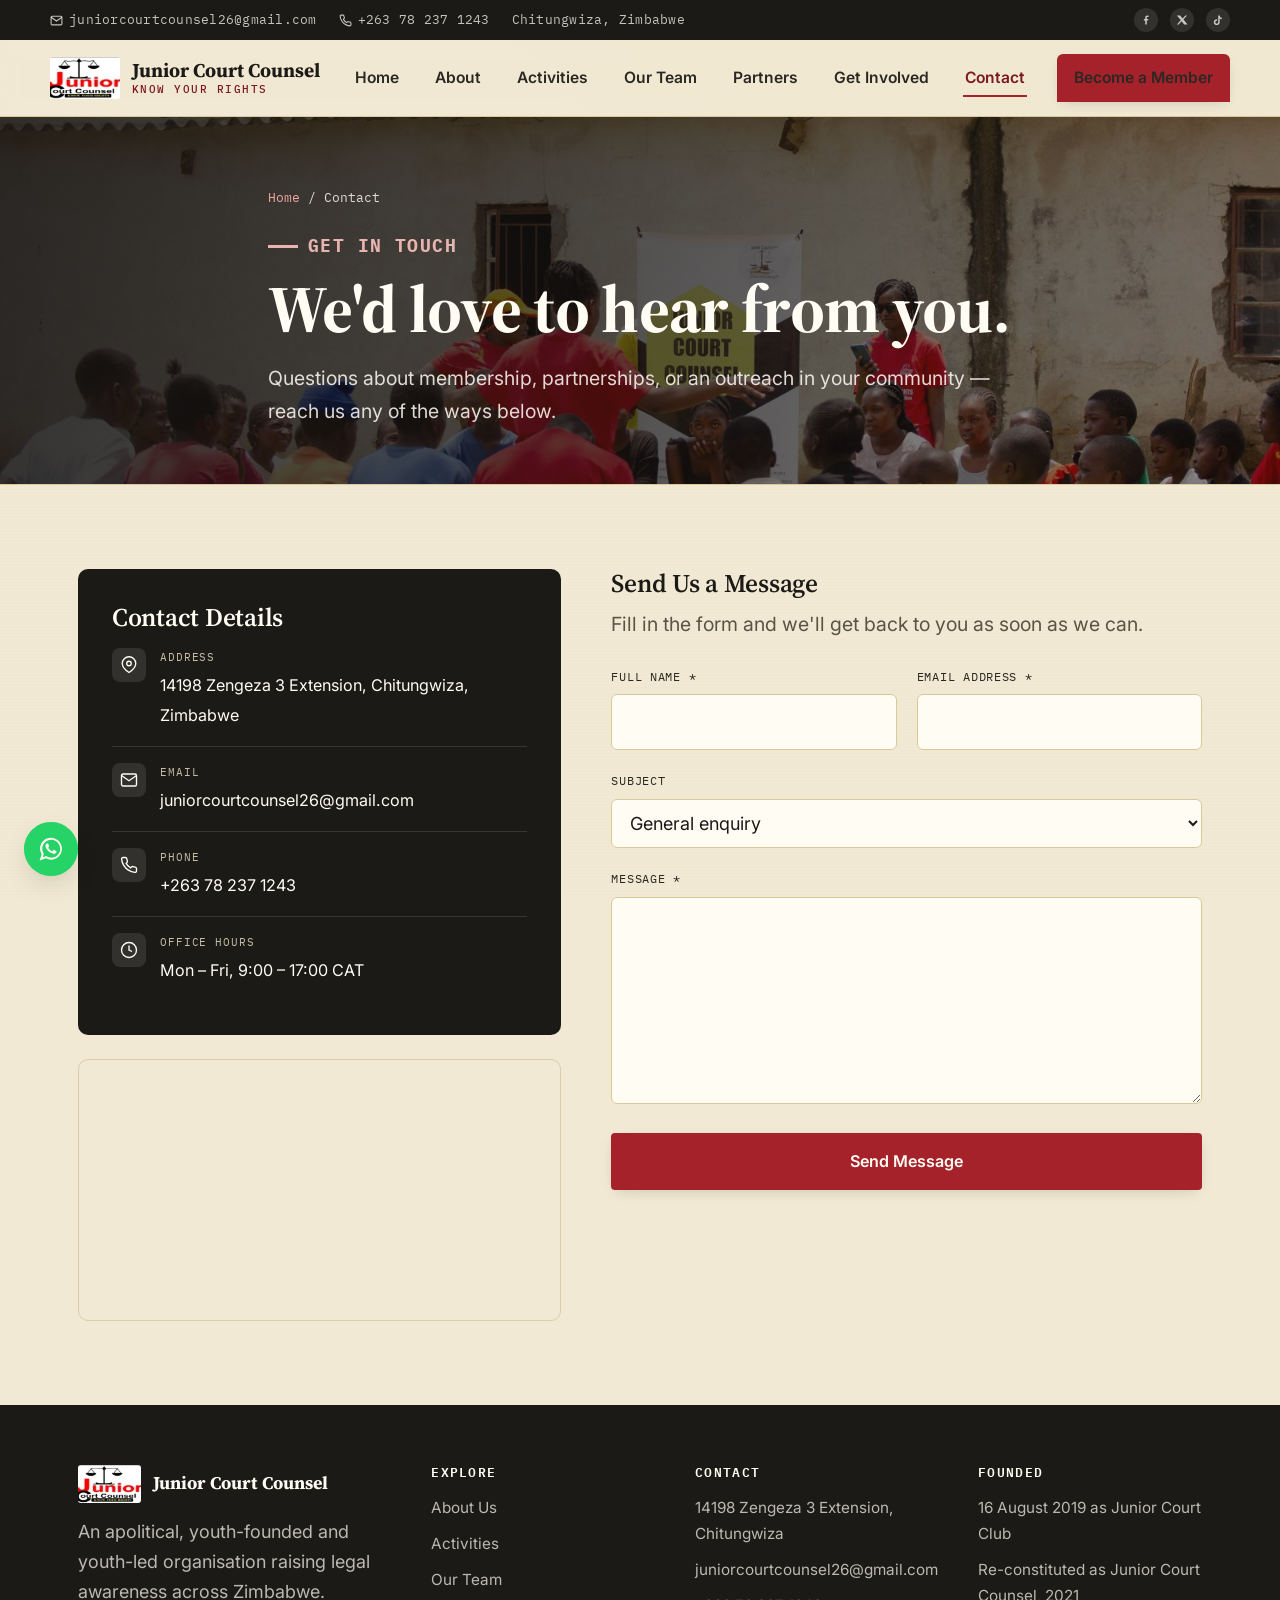
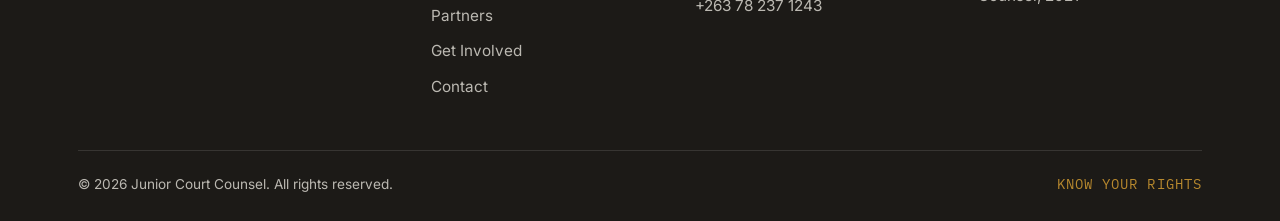
<file: contact.html>
<!DOCTYPE html>
<html lang="en">
<head>
<meta charset="UTF-8">
<meta name="viewport" content="width=device-width, initial-scale=1.0">
<title>Contact — Junior Court Counsel</title>
<meta name="description" content="Get in touch with Junior Court Counsel — address, email, phone and a contact form.">
<link rel="icon" type="image/png" href="assets/favicon.png">
<link rel="stylesheet" href="css/style.css">
</head>
<body>

<div class="top-bar">
  <div class="wrap">
    <div class="top-bar-left">
      <a href="mailto:juniorcourtcounsel26@gmail.com">
        <svg viewBox="0 0 24 24" fill="none" stroke="currentColor" stroke-width="2"><rect x="2" y="4" width="20" height="16" rx="2"/><path d="M22 6l-10 7L2 6"/></svg>
        juniorcourtcounsel26@gmail.com
      </a>
      <a href="tel:+263782371243">
        <svg viewBox="0 0 24 24" fill="none" stroke="currentColor" stroke-width="2"><path d="M22 16.92v3a2 2 0 0 1-2.18 2 19.79 19.79 0 0 1-8.63-3.07 19.5 19.5 0 0 1-6-6 19.79 19.79 0 0 1-3.07-8.67A2 2 0 0 1 4.11 2h3a2 2 0 0 1 2 1.72c.127.96.362 1.903.7 2.81a2 2 0 0 1-.45 2.11L8.09 9.91a16 16 0 0 0 6 6l1.27-1.27a2 2 0 0 1 2.11-.45c.907.338 1.85.573 2.81.7A2 2 0 0 1 22 16.92z"/></svg>
        +263 78 237 1243
      </a>
      <span>Chitungwiza, Zimbabwe</span>
    </div>
    <div class="top-bar-social" aria-label="Social media links">
      <a href="https://www.facebook.com/share/1C1YC3Jxf7/" target="_blank" rel="noopener" aria-label="Facebook"><svg viewBox="0 0 24 24" fill="currentColor"><path d="M13.5 21v-8h2.7l.4-3.2h-3.1V7.7c0-.9.25-1.5 1.6-1.5H17V3.3C16.7 3.26 15.7 3.17 14.5 3.17c-2.4 0-4.1 1.47-4.1 4.16V9.8H7.7V13h2.7v8h3.1z"/></svg></a>
      <a href="https://x.com/JCCounsel" target="_blank" rel="noopener" aria-label="X / Twitter"><svg viewBox="0 0 24 24" fill="currentColor"><path d="M18.9 3H22l-7.2 8.2L23 21h-6.6l-5.2-6.4L5.2 21H2l7.7-8.8L1.5 3h6.8l4.7 5.9L18.9 3z"/></svg></a>
      <a href="https://tiktok.com/@junior.court.coun" target="_blank" rel="noopener" aria-label="TikTok"><svg viewBox="0 0 24 24" fill="currentColor"><path d="M16.6 5.82c-.7-.68-1.13-1.62-1.13-2.66h-3.05v13.2c0 1.6-1.3 2.9-2.9 2.9-1.6 0-2.9-1.3-2.9-2.9 0-1.6 1.3-2.9 2.9-2.9.28 0 .55.04.8.11V10.4c-.26-.03-.53-.05-.8-.05-3.28 0-5.94 2.66-5.94 5.94S6.17 22.23 9.45 22.23s5.94-2.66 5.94-5.94V9.01c1.15.82 2.56 1.3 4.07 1.3V7.27c-1.05 0-2.02-.35-2.86-.94-.36-.25-.7-.53-1-1.51z"/></svg></a>
    </div>
  </div>
</div>

<header class="site-header">
  <nav class="nav wrap">
    <a href="index.html" class="brand">
      <img src="assets/logo.jpg" alt="Junior Court Counsel logo — scales of justice">
      <span class="brand-text">Junior Court Counsel<span>KNOW YOUR RIGHTS</span></span>
    </a>
    <button class="nav-toggle" aria-label="Toggle navigation menu" aria-expanded="false"><span></span></button>
    <div class="nav-links">
      <a href="index.html">Home</a>
      <a href="about.html">About</a>
      <a href="activities.html">Activities</a>
      <a href="team.html">Our Team</a>
      <a href="partners.html">Partners</a>
      <a href="get-involved.html">Get Involved</a>
      <a href="contact.html">Contact</a>
      <a href="get-involved.html" class="btn btn-primary nav-cta">Become a Member</a>
    </div>
  </nav>
</header>

<!--
  EDITING THIS PAGE'S BANNER PHOTO:
  Replace assets/hero/contact-hero.jpg, or edit the url('...') path below.
-->
<section class="page-hero" style="background-image:url('assets/hero/contact-hero.jpg');">
  <div class="wrap">
    <p class="breadcrumb"><a href="index.html">Home</a> / Contact</p>
    <span class="eyebrow">Get in Touch</span>
    <h1>We'd love to hear from you.</h1>
    <p class="lede">Questions about membership, partnerships, or an outreach in your community — reach us any of the ways below.</p>
  </div>
</section>

<section class="section">
  <div class="wrap contact-grid">

    <!-- INFO CARD -->
    <div class="reveal">
      <div class="info-card">
        <h3>Contact Details</h3>
        <div class="info-row">
          <div class="icon"><svg viewBox="0 0 24 24" fill="none" stroke-width="1.8"><path d="M21 10c0 6-9 12-9 12s-9-6-9-12a9 9 0 0 1 18 0z"/><circle cx="12" cy="10" r="3"/></svg></div>
          <div>
            <span class="label">Address</span>
            <span>14198 Zengeza 3 Extension, Chitungwiza, Zimbabwe</span>
          </div>
        </div>
        <div class="info-row">
          <div class="icon"><svg viewBox="0 0 24 24" fill="none" stroke-width="1.8"><path d="M4 4h16v16H4z" opacity="0"/><path d="M22 6l-10 7L2 6"/><rect x="2" y="4" width="20" height="16" rx="2"/></svg></div>
          <div>
            <span class="label">Email</span>
            <a href="mailto:juniorcourtcounsel26@gmail.com">juniorcourtcounsel26@gmail.com</a>
          </div>
        </div>
        <div class="info-row">
          <div class="icon"><svg viewBox="0 0 24 24" fill="none" stroke-width="1.8"><path d="M22 16.92v3a2 2 0 0 1-2.18 2 19.79 19.79 0 0 1-8.63-3.07 19.5 19.5 0 0 1-6-6 19.79 19.79 0 0 1-3.07-8.67A2 2 0 0 1 4.11 2h3a2 2 0 0 1 2 1.72c.127.96.362 1.903.7 2.81a2 2 0 0 1-.45 2.11L8.09 9.91a16 16 0 0 0 6 6l1.27-1.27a2 2 0 0 1 2.11-.45c.907.338 1.85.573 2.81.7A2 2 0 0 1 22 16.92z"/></svg></div>
          <div>
            <span class="label">Phone</span>
            <a href="tel:+263782371243">+263 78 237 1243</a>
          </div>
        </div>
        <div class="info-row">
          <div class="icon"><svg viewBox="0 0 24 24" fill="none" stroke-width="1.8"><circle cx="12" cy="12" r="10"/><path d="M12 6v6l4 2"/></svg></div>
          <div>
            <span class="label">Office hours</span>
            <span>Mon – Fri, 9:00 – 17:00 CAT</span>
          </div>
        </div>
      </div>

      <div class="map-embed reveal">
        <iframe
          title="Map showing Chitungwiza, Zimbabwe"
          src="https://www.openstreetmap.org/export/embed.html?bbox=31.02%2C-18.05%2C31.10%2C-17.98&layer=mapnik"
          loading="lazy"></iframe>
      </div>
    </div>

    <!-- FORM -->
    <div class="reveal">
      <h3>Send Us a Message</h3>
      <p class="lede" style="margin:10px 0 24px;">Fill in the form and we'll get back to you as soon as we can.</p>

      <form id="contact-form" novalidate
            action="https://formsubmit.co/ajax/juniorcourtcounsel26@gmail.com"
            method="POST">
        <!-- FormSubmit configuration — see the note below the form before editing -->
        <input type="hidden" name="_subject" value="New message from the JCC website">
        <input type="hidden" name="_template" value="table">
        <input type="hidden" name="_captcha" value="true">
        <input type="text" name="_honey" style="display:none" tabindex="-1" autocomplete="off">

        <div class="grid-2" style="gap:20px;">
          <div class="field">
            <label for="name">Full name *</label>
            <input type="text" id="name" name="name" required>
            <span class="error-msg">Please enter your name.</span>
          </div>
          <div class="field">
            <label for="email">Email address *</label>
            <input type="email" id="email" name="_replyto" required>
            <span class="error-msg">Please enter a valid email address.</span>
          </div>
        </div>

        <div class="field">
          <label for="subject">Subject</label>
          <select id="subject" name="subject">
            <option>General enquiry</option>
            <option>Membership application</option>
            <option>Partnership / collaboration</option>
            <option>Volunteer / outreach opportunity</option>
            <option>Media request</option>
          </select>
        </div>

        <div class="field">
          <label for="message">Message *</label>
          <textarea id="message" name="message" rows="6" required></textarea>
          <span class="error-msg">Please enter a message.</span>
        </div>

        <button type="submit" class="btn btn-primary btn-block">Send Message</button>
        <div class="form-status" id="form-status"></div>
      </form>

      <!--
        NOTE FOR EDITING IN VS CODE — HOW THIS FORM ACTUALLY SENDS EMAIL:

        This form is wired up to FormSubmit (https://formsubmit.co), a free
        email-forwarding service that needs no account, no API key, and no
        server of your own. When a visitor submits this form:
          1. FormSubmit sends the message straight to
             juniorcourtcounsel26@gmail.com
          2. The email's "Reply-To" is set to the VISITOR's own address
             (via the hidden "_replyto" field on the Email input), so
             whoever checks that inbox can just hit Reply in Gmail/Outlook
             and it goes straight back to the visitor — no extra setup.

        ONE-TIME ACTIVATION STEP (do this before relying on the form):
          The very first time this form is submitted after the site goes
          live, FormSubmit sends an "Activation Required" email to
          juniorcourtcounsel26@gmail.com. Someone with access to that inbox
          must open that email and click "Activate Form" — after that,
          every future submission is delivered automatically. Until it's
          activated, submissions will silently not arrive, so send a real
          test message from the live site first and confirm the activation
          email, before telling anyone the form is ready.

        To change which inbox receives messages: edit the email address in
        the form's "action" attribute above.

        To go further later, you can swap this out for Formspree
        (https://formspree.io) or Netlify Forms — the visible fields
        (name, email, subject, message) can stay exactly as they are.
      -->
    </div>
  </div>
</section>

<footer class="site-footer">
  <div class="wrap">
    <div class="footer-grid">
      <div>
        <div class="footer-brand">
          <img src="assets/logo.jpg" alt="Junior Court Counsel logo">
          <span>Junior Court Counsel</span>
        </div>
        <p>An apolitical, youth-founded and youth-led organisation raising legal awareness across Zimbabwe.</p>
      </div>
      <div>
        <h4>Explore</h4>
        <ul>
          <li><a href="about.html">About Us</a></li>
          <li><a href="activities.html">Activities</a></li>
          <li><a href="team.html">Our Team</a></li>
          <li><a href="partners.html">Partners</a></li>
          <li><a href="get-involved.html">Get Involved</a></li>
          <li><a href="contact.html">Contact</a></li>
        </ul>
      </div>
      <div>
        <h4>Contact</h4>
        <ul>
          <li>14198 Zengeza 3 Extension, Chitungwiza</li>
          <li><a href="mailto:juniorcourtcounsel26@gmail.com">juniorcourtcounsel26@gmail.com</a></li>
          <li><a href="tel:+263782371243">+263 78 237 1243</a></li>
        </ul>
      </div>
      <div>
        <h4>Founded</h4>
        <ul>
          <li>16 August 2019 as Junior Court Club</li>
          <li>Re-constituted as Junior Court Counsel, 2021</li>
        </ul>
      </div>
    </div>
    <div class="footer-bottom">
      <span>© <span data-year></span> Junior Court Counsel. All rights reserved.</span>
      <span class="footer-motto">KNOW YOUR RIGHTS</span>
    </div>
  </div>
</footer>

<a class="whatsapp-btn" href="https://wa.me/263782371243" target="_blank" rel="noopener" aria-label="Chat with Junior Court Counsel on WhatsApp">
  <span class="wa-pulse" aria-hidden="true"></span>
  <svg viewBox="0 0 32 32" fill="currentColor" aria-hidden="true"><path d="M16.001 3C9.096 3 3.5 8.596 3.5 15.5c0 2.42.687 4.68 1.878 6.6L3 29l7.09-2.34a12.42 12.42 0 0 0 5.91 1.5h.005c6.905 0 12.5-5.596 12.5-12.5S22.906 3 16.001 3zm0 22.77h-.004a10.25 10.25 0 0 1-5.223-1.43l-.375-.223-3.888 1.284 1.307-3.79-.244-.39a10.23 10.23 0 0 1-1.57-5.42c0-5.67 4.616-10.29 10.301-10.29 2.752 0 5.34 1.073 7.283 3.02a10.23 10.23 0 0 1 3.015 7.28c0 5.67-4.615 10.29-10.286 10.29zm5.65-7.71c-.31-.155-1.832-.904-2.116-1.007-.284-.104-.49-.155-.697.155-.207.31-.8 1.007-.98 1.214-.18.207-.362.233-.672.078-.31-.155-1.31-.483-2.496-1.54-.923-.823-1.546-1.84-1.727-2.15-.18-.31-.02-.478.136-.633.14-.14.31-.362.465-.543.155-.18.207-.31.31-.517.104-.207.052-.388-.026-.543-.078-.155-.697-1.68-.955-2.3-.252-.605-.508-.523-.697-.533l-.594-.01c-.207 0-.543.078-.827.388-.284.31-1.084 1.06-1.084 2.583s1.11 2.995 1.265 3.202c.155.207 2.185 3.34 5.293 4.683.74.32 1.317.51 1.767.653.742.236 1.418.203 1.953.123.596-.089 1.832-.749 2.09-1.472.259-.723.259-1.343.181-1.472-.078-.13-.284-.207-.594-.362z"/></svg>
</a>
<button class="to-top" aria-label="Back to top">↑</button>
<script src="js/script.js"></script>
</body>
</html>
</file>
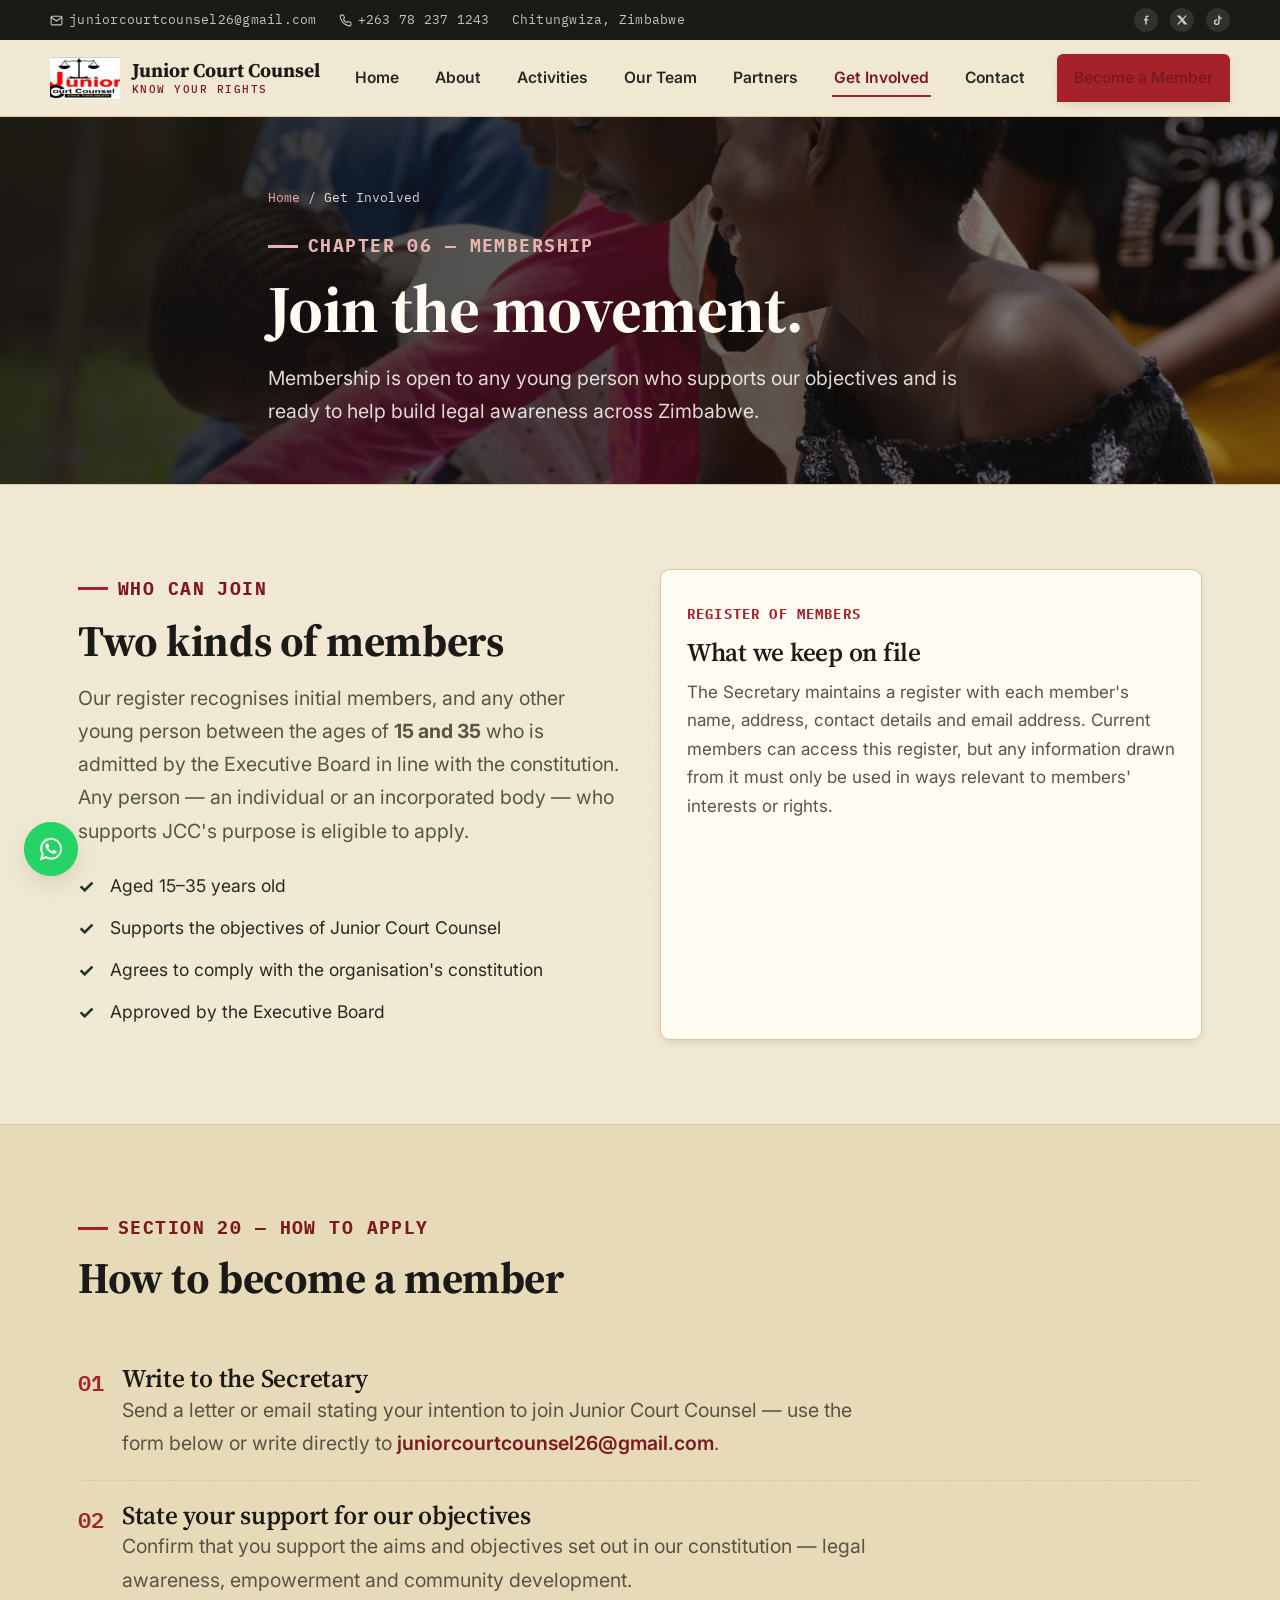
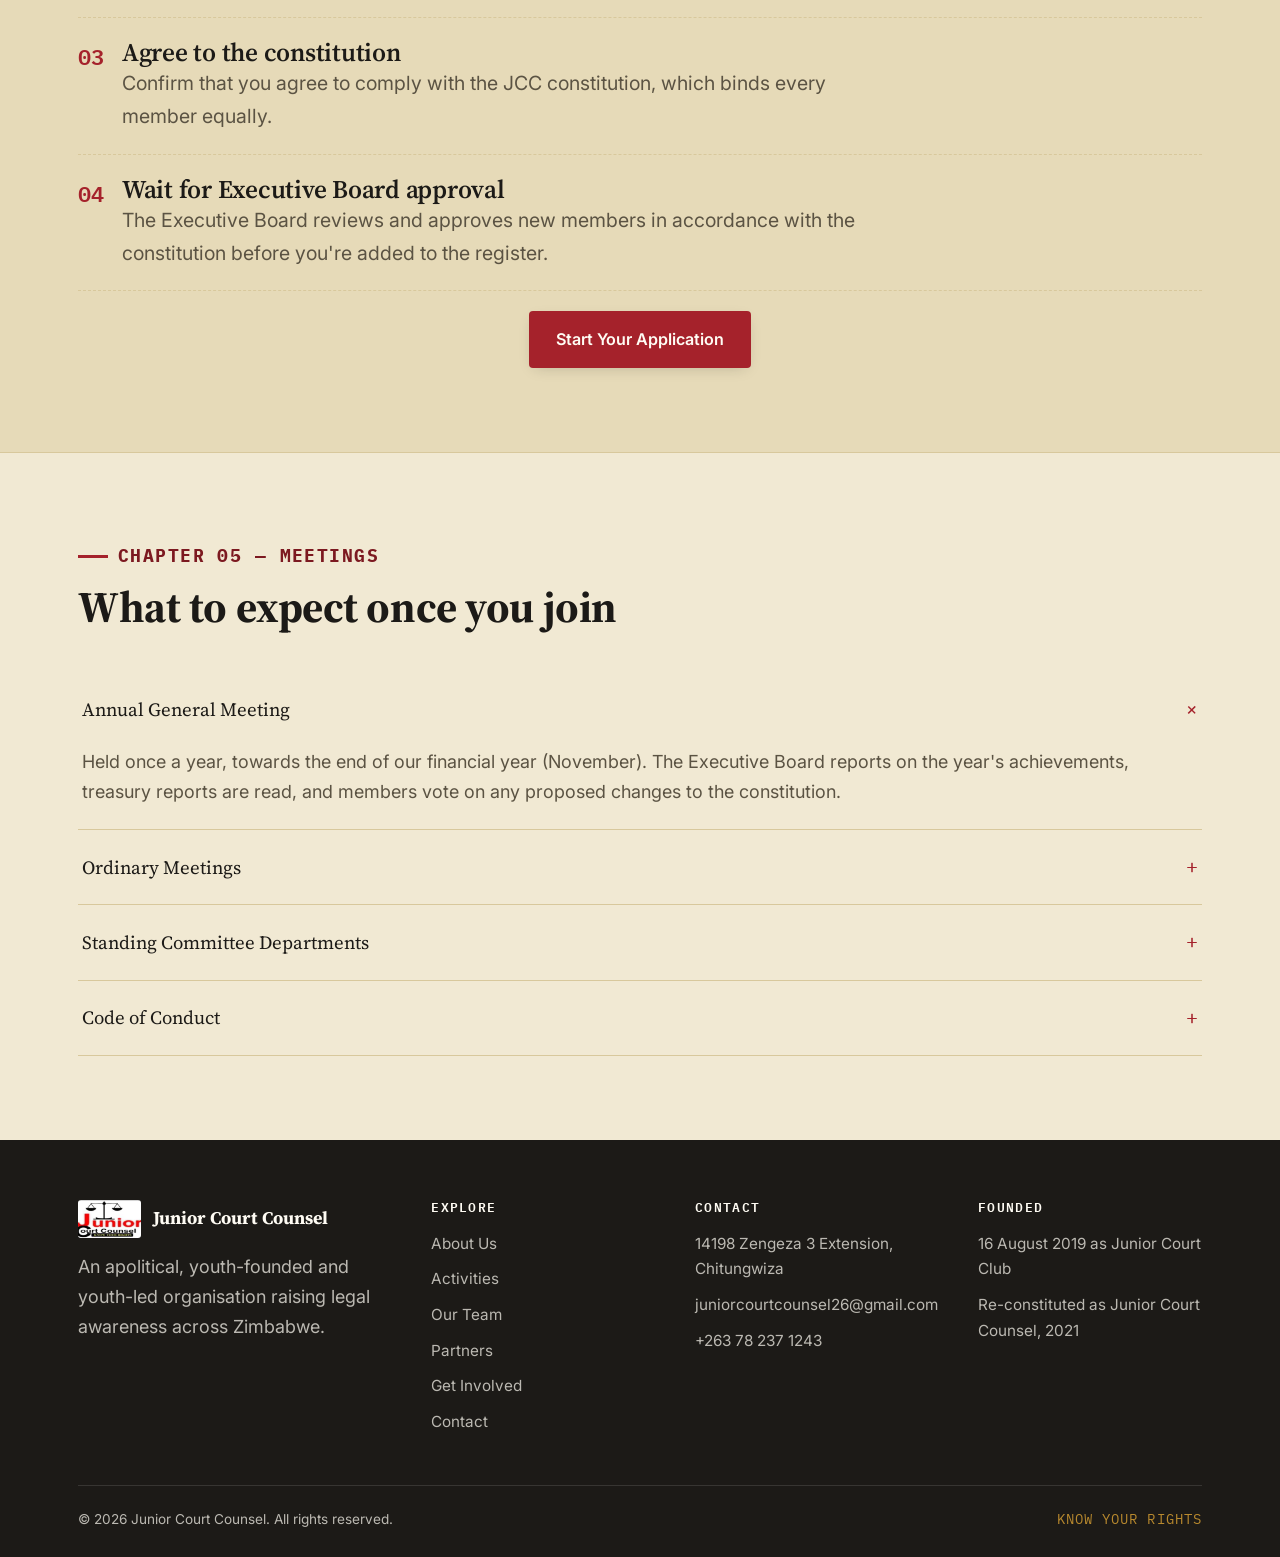
<file: get-involved.html>
<!DOCTYPE html>
<html lang="en">
<head>
<meta charset="UTF-8">
<meta name="viewport" content="width=device-width, initial-scale=1.0">
<title>Get Involved — Junior Court Counsel</title>
<meta name="description" content="Find out who can join Junior Court Counsel, how to apply for membership, and what to expect from meetings.">
<link rel="icon" type="image/png" href="assets/favicon.png">
<link rel="stylesheet" href="css/style.css">
</head>
<body>

<div class="top-bar">
  <div class="wrap">
    <div class="top-bar-left">
      <a href="mailto:juniorcourtcounsel26@gmail.com">
        <svg viewBox="0 0 24 24" fill="none" stroke="currentColor" stroke-width="2"><rect x="2" y="4" width="20" height="16" rx="2"/><path d="M22 6l-10 7L2 6"/></svg>
        juniorcourtcounsel26@gmail.com
      </a>
      <a href="tel:+263782371243">
        <svg viewBox="0 0 24 24" fill="none" stroke="currentColor" stroke-width="2"><path d="M22 16.92v3a2 2 0 0 1-2.18 2 19.79 19.79 0 0 1-8.63-3.07 19.5 19.5 0 0 1-6-6 19.79 19.79 0 0 1-3.07-8.67A2 2 0 0 1 4.11 2h3a2 2 0 0 1 2 1.72c.127.96.362 1.903.7 2.81a2 2 0 0 1-.45 2.11L8.09 9.91a16 16 0 0 0 6 6l1.27-1.27a2 2 0 0 1 2.11-.45c.907.338 1.85.573 2.81.7A2 2 0 0 1 22 16.92z"/></svg>
        +263 78 237 1243
      </a>
      <span>Chitungwiza, Zimbabwe</span>
    </div>
    <div class="top-bar-social" aria-label="Social media links">
      <a href="https://www.facebook.com/share/1C1YC3Jxf7/" target="_blank" rel="noopener" aria-label="Facebook"><svg viewBox="0 0 24 24" fill="currentColor"><path d="M13.5 21v-8h2.7l.4-3.2h-3.1V7.7c0-.9.25-1.5 1.6-1.5H17V3.3C16.7 3.26 15.7 3.17 14.5 3.17c-2.4 0-4.1 1.47-4.1 4.16V9.8H7.7V13h2.7v8h3.1z"/></svg></a>
      <a href="https://x.com/JCCounsel" target="_blank" rel="noopener" aria-label="X / Twitter"><svg viewBox="0 0 24 24" fill="currentColor"><path d="M18.9 3H22l-7.2 8.2L23 21h-6.6l-5.2-6.4L5.2 21H2l7.7-8.8L1.5 3h6.8l4.7 5.9L18.9 3z"/></svg></a>
      <a href="https://tiktok.com/@junior.court.coun" target="_blank" rel="noopener" aria-label="TikTok"><svg viewBox="0 0 24 24" fill="currentColor"><path d="M16.6 5.82c-.7-.68-1.13-1.62-1.13-2.66h-3.05v13.2c0 1.6-1.3 2.9-2.9 2.9-1.6 0-2.9-1.3-2.9-2.9 0-1.6 1.3-2.9 2.9-2.9.28 0 .55.04.8.11V10.4c-.26-.03-.53-.05-.8-.05-3.28 0-5.94 2.66-5.94 5.94S6.17 22.23 9.45 22.23s5.94-2.66 5.94-5.94V9.01c1.15.82 2.56 1.3 4.07 1.3V7.27c-1.05 0-2.02-.35-2.86-.94-.36-.25-.7-.53-1-1.51z"/></svg></a>
    </div>
  </div>
</div>

<header class="site-header">
  <nav class="nav wrap">
    <a href="index.html" class="brand">
      <img src="assets/logo.jpg" alt="Junior Court Counsel logo — scales of justice">
      <span class="brand-text">Junior Court Counsel<span>KNOW YOUR RIGHTS</span></span>
    </a>
    <button class="nav-toggle" aria-label="Toggle navigation menu" aria-expanded="false"><span></span></button>
    <div class="nav-links">
      <a href="index.html">Home</a>
      <a href="about.html">About</a>
      <a href="activities.html">Activities</a>
      <a href="team.html">Our Team</a>
      <a href="partners.html">Partners</a>
      <a href="get-involved.html">Get Involved</a>
      <a href="contact.html">Contact</a>
      <a href="get-involved.html" class="btn btn-primary nav-cta">Become a Member</a>
    </div>
  </nav>
</header>

<!--
  EDITING THIS PAGE'S BANNER PHOTO:
  Replace assets/hero/get-involved-hero.jpg, or edit the url('...') path below.
-->
<section class="page-hero" style="background-image:url('assets/hero/get-involved-hero.jpg');">
  <div class="wrap">
    <p class="breadcrumb"><a href="index.html">Home</a> / Get Involved</p>
    <span class="eyebrow">Chapter 06 — Membership</span>
    <h1>Join the movement.</h1>
    <p class="lede">Membership is open to any young person who supports our objectives and is ready to help build legal awareness across Zimbabwe.</p>
  </div>
</section>

<!-- ELIGIBILITY -->
<section class="section">
  <div class="wrap grid-2">
    <div class="reveal">
      <span class="eyebrow">Who can join</span>
      <h2 style="margin-top:12px;">Two kinds of members</h2>
      <p class="lede" style="margin-top:16px;">Our register recognises initial members, and any other young person between the ages of <strong>15 and 35</strong> who is admitted by the Executive Board in line with the constitution. Any person — an individual or an incorporated body — who supports JCC's purpose is eligible to apply.</p>
      <ul class="list-check" style="margin-top:24px;">
        <li>Aged 15–35 years old</li>
        <li>Supports the objectives of Junior Court Counsel</li>
        <li>Agrees to comply with the organisation's constitution</li>
        <li>Approved by the Executive Board</li>
      </ul>
    </div>
    <div class="card reveal">
      <span class="num">REGISTER OF MEMBERS</span>
      <h3>What we keep on file</h3>
      <p>The Secretary maintains a register with each member's name, address, contact details and email address. Current members can access this register, but any information drawn from it must only be used in ways relevant to members' interests or rights.</p>
    </div>
  </div>
</section>

<!-- HOW TO APPLY -->
<section class="section section-alt">
  <div class="wrap">
    <div class="section-head reveal">
      <span class="eyebrow">Section 20 — How to Apply</span>
      <h2>How to become a member</h2>
    </div>
    <ol class="steps reveal">
      <li>
        <div>
          <h3>Write to the Secretary</h3>
          <p class="lede">Send a letter or email stating your intention to join Junior Court Counsel — use the form below or write directly to <a href="mailto:juniorcourtcounsel26@gmail.com" style="color:var(--court-red-dark);font-weight:600;">juniorcourtcounsel26@gmail.com</a>.</p>
        </div>
      </li>
      <li>
        <div>
          <h3>State your support for our objectives</h3>
          <p class="lede">Confirm that you support the aims and objectives set out in our constitution — legal awareness, empowerment and community development.</p>
        </div>
      </li>
      <li>
        <div>
          <h3>Agree to the constitution</h3>
          <p class="lede">Confirm that you agree to comply with the JCC constitution, which binds every member equally.</p>
        </div>
      </li>
      <li>
        <div>
          <h3>Wait for Executive Board approval</h3>
          <p class="lede">The Executive Board reviews and approves new members in accordance with the constitution before you're added to the register.</p>
        </div>
      </li>
    </ol>
    <div style="text-align:center;margin-top:20px;">
      <a href="contact.html" class="btn btn-primary">Start Your Application</a>
    </div>
  </div>
</section>

<!-- MEETINGS FAQ -->
<section class="section">
  <div class="wrap">
    <div class="section-head reveal">
      <span class="eyebrow">Chapter 05 — Meetings</span>
      <h2>What to expect once you join</h2>
    </div>
    <div class="accordion reveal">
      <div class="accordion-item">
        <button class="accordion-trigger" aria-expanded="true" aria-controls="panel-1">
          Annual General Meeting <span class="plus">+</span>
        </button>
        <div class="accordion-panel" id="panel-1" style="max-height:220px;">
          <p>Held once a year, towards the end of our financial year (November). The Executive Board reports on the year's achievements, treasury reports are read, and members vote on any proposed changes to the constitution.</p>
        </div>
      </div>
      <div class="accordion-item">
        <button class="accordion-trigger" aria-expanded="false" aria-controls="panel-2">
          Ordinary Meetings <span class="plus">+</span>
        </button>
        <div class="accordion-panel" id="panel-2">
          <p>Held once every two months, bringing together the Executive Board, Standing Committee and general membership to work through standard organisational business.</p>
        </div>
      </div>
      <div class="accordion-item">
        <button class="accordion-trigger" aria-expanded="false" aria-controls="panel-3">
          Standing Committee Departments <span class="plus">+</span>
        </button>
        <div class="accordion-panel" id="panel-3">
          <p>Once approved, members can get involved through one of five departments: Legal Affairs; Gender; Women, Children &amp; People Living with Disability; Information, Networking, Relations &amp; Social Welfare; and Coordination &amp; Projects.</p>
        </div>
      </div>
      <div class="accordion-item">
        <button class="accordion-trigger" aria-expanded="false" aria-controls="panel-4">
          Code of Conduct <span class="plus">+</span>
        </button>
        <div class="accordion-panel" id="panel-4">
          <p>All members, clients, partners and advisors are governed by our code of conduct, which is approved by a two-thirds majority of the governing board and always reads consistently with the constitution.</p>
        </div>
      </div>
    </div>
  </div>
</section>

<footer class="site-footer">
  <div class="wrap">
    <div class="footer-grid">
      <div>
        <div class="footer-brand">
          <img src="assets/logo.jpg" alt="Junior Court Counsel logo">
          <span>Junior Court Counsel</span>
        </div>
        <p>An apolitical, youth-founded and youth-led organisation raising legal awareness across Zimbabwe.</p>
      </div>
      <div>
        <h4>Explore</h4>
        <ul>
          <li><a href="about.html">About Us</a></li>
          <li><a href="activities.html">Activities</a></li>
          <li><a href="team.html">Our Team</a></li>
          <li><a href="partners.html">Partners</a></li>
          <li><a href="get-involved.html">Get Involved</a></li>
          <li><a href="contact.html">Contact</a></li>
        </ul>
      </div>
      <div>
        <h4>Contact</h4>
        <ul>
          <li>14198 Zengeza 3 Extension, Chitungwiza</li>
          <li><a href="mailto:juniorcourtcounsel26@gmail.com">juniorcourtcounsel26@gmail.com</a></li>
          <li><a href="tel:+263782371243">+263 78 237 1243</a></li>
        </ul>
      </div>
      <div>
        <h4>Founded</h4>
        <ul>
          <li>16 August 2019 as Junior Court Club</li>
          <li>Re-constituted as Junior Court Counsel, 2021</li>
        </ul>
      </div>
    </div>
    <div class="footer-bottom">
      <span>© <span data-year></span> Junior Court Counsel. All rights reserved.</span>
      <span class="footer-motto">KNOW YOUR RIGHTS</span>
    </div>
  </div>
</footer>

<a class="whatsapp-btn" href="https://wa.me/263782371243" target="_blank" rel="noopener" aria-label="Chat with Junior Court Counsel on WhatsApp">
  <span class="wa-pulse" aria-hidden="true"></span>
  <svg viewBox="0 0 32 32" fill="currentColor" aria-hidden="true"><path d="M16.001 3C9.096 3 3.5 8.596 3.5 15.5c0 2.42.687 4.68 1.878 6.6L3 29l7.09-2.34a12.42 12.42 0 0 0 5.91 1.5h.005c6.905 0 12.5-5.596 12.5-12.5S22.906 3 16.001 3zm0 22.77h-.004a10.25 10.25 0 0 1-5.223-1.43l-.375-.223-3.888 1.284 1.307-3.79-.244-.39a10.23 10.23 0 0 1-1.57-5.42c0-5.67 4.616-10.29 10.301-10.29 2.752 0 5.34 1.073 7.283 3.02a10.23 10.23 0 0 1 3.015 7.28c0 5.67-4.615 10.29-10.286 10.29zm5.65-7.71c-.31-.155-1.832-.904-2.116-1.007-.284-.104-.49-.155-.697.155-.207.31-.8 1.007-.98 1.214-.18.207-.362.233-.672.078-.31-.155-1.31-.483-2.496-1.54-.923-.823-1.546-1.84-1.727-2.15-.18-.31-.02-.478.136-.633.14-.14.31-.362.465-.543.155-.18.207-.31.31-.517.104-.207.052-.388-.026-.543-.078-.155-.697-1.68-.955-2.3-.252-.605-.508-.523-.697-.533l-.594-.01c-.207 0-.543.078-.827.388-.284.31-1.084 1.06-1.084 2.583s1.11 2.995 1.265 3.202c.155.207 2.185 3.34 5.293 4.683.74.32 1.317.51 1.767.653.742.236 1.418.203 1.953.123.596-.089 1.832-.749 2.09-1.472.259-.723.259-1.343.181-1.472-.078-.13-.284-.207-.594-.362z"/></svg>
</a>
<button class="to-top" aria-label="Back to top">↑</button>
<script src="js/script.js"></script>
</body>
</html>
</file>
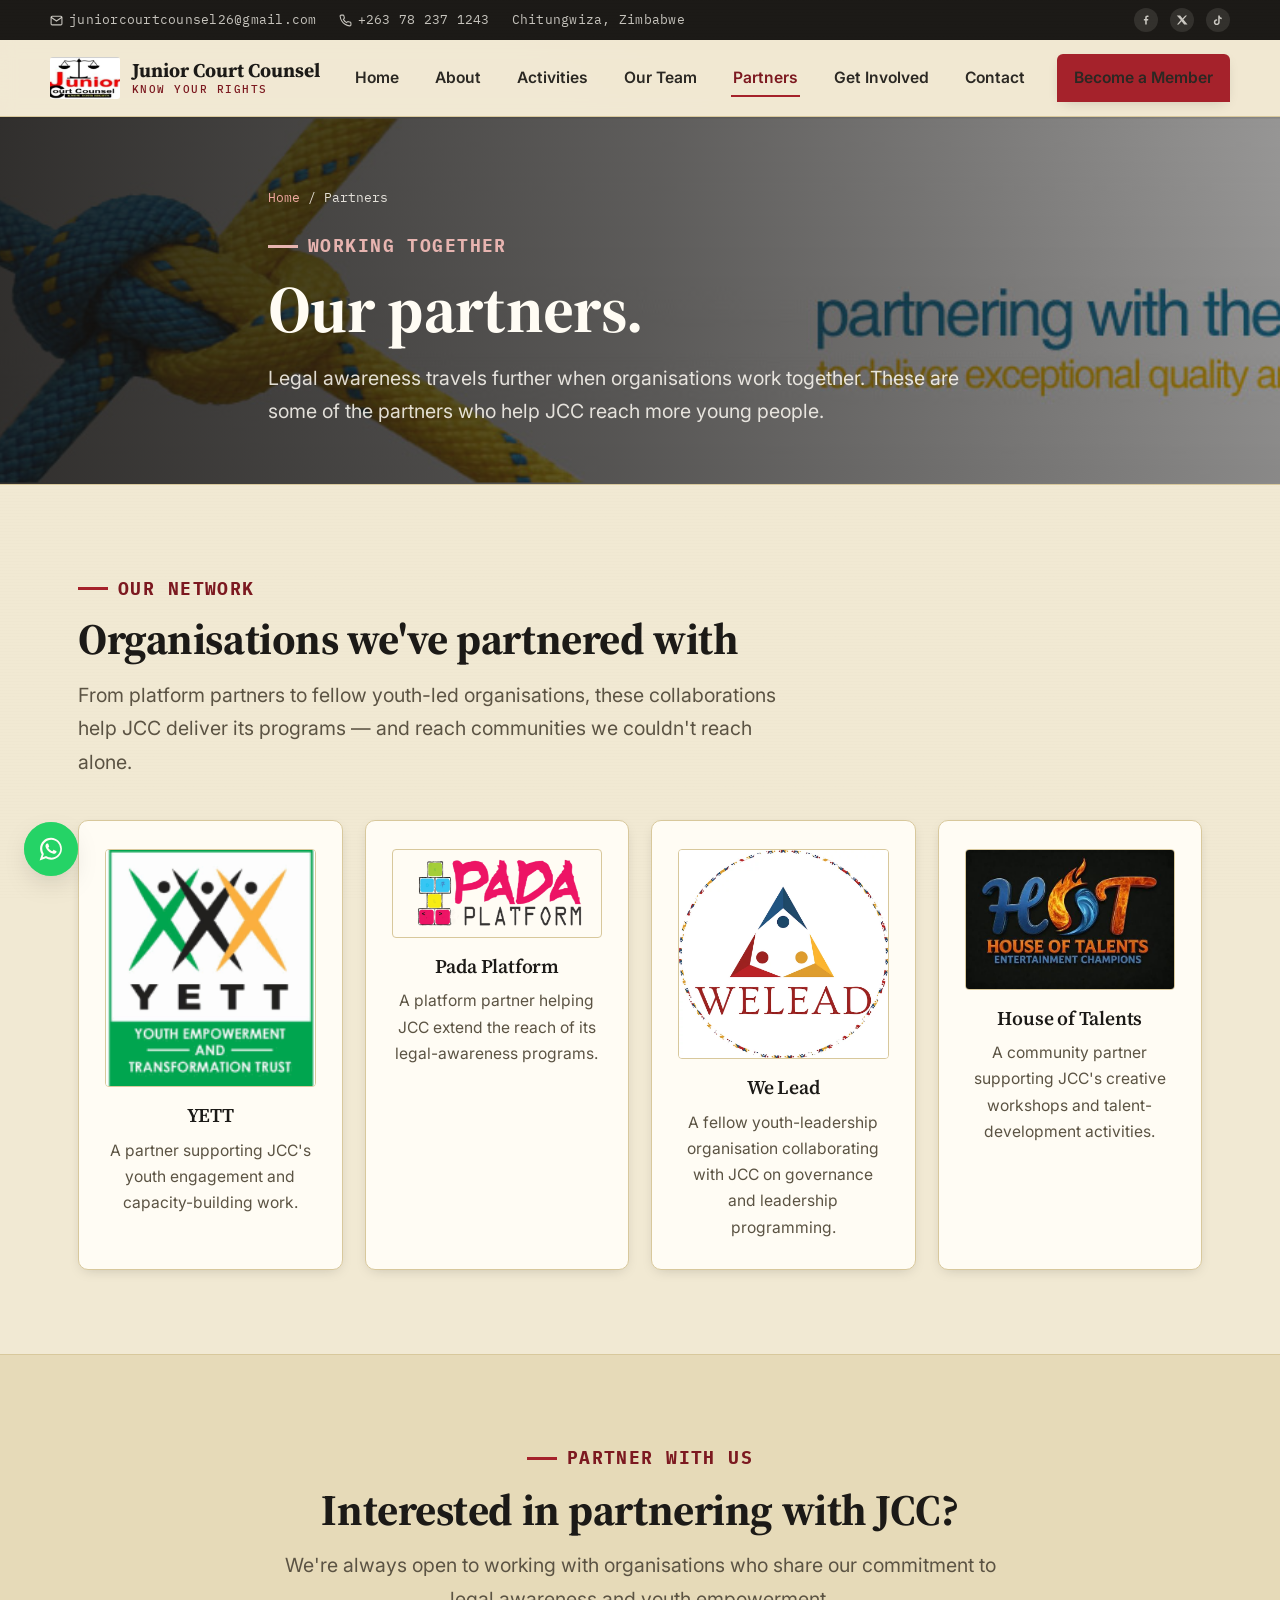
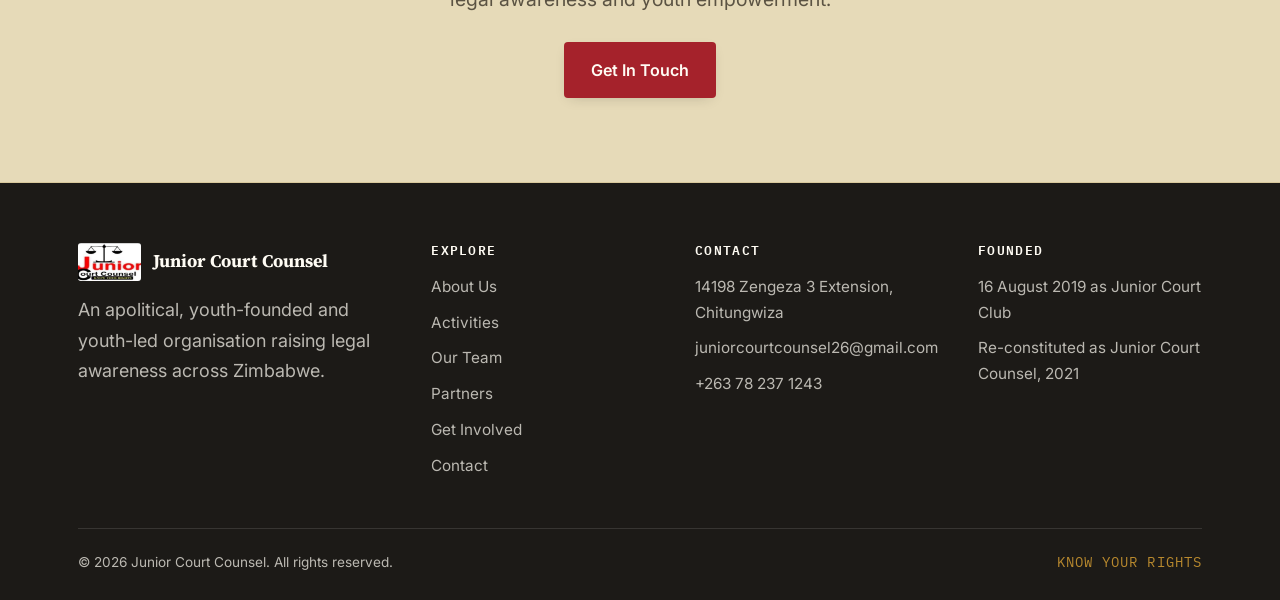
<file: partners.html>
<!DOCTYPE html>
<html lang="en">
<head>
<meta charset="UTF-8">
<meta name="viewport" content="width=device-width, initial-scale=1.0">
<title>Our Partners — Junior Court Counsel</title>
<meta name="description" content="Organisations Junior Court Counsel has partnered with to advance legal awareness, youth leadership and community development in Zimbabwe.">
<link rel="icon" type="image/png" href="assets/favicon.png">
<link rel="stylesheet" href="css/style.css">
</head>
<body>

<div class="top-bar">
  <div class="wrap">
    <div class="top-bar-left">
      <a href="mailto:juniorcourtcounsel26@gmail.com">
        <svg viewBox="0 0 24 24" fill="none" stroke="currentColor" stroke-width="2"><rect x="2" y="4" width="20" height="16" rx="2"/><path d="M22 6l-10 7L2 6"/></svg>
        juniorcourtcounsel26@gmail.com
      </a>
      <a href="tel:+263782371243">
        <svg viewBox="0 0 24 24" fill="none" stroke="currentColor" stroke-width="2"><path d="M22 16.92v3a2 2 0 0 1-2.18 2 19.79 19.79 0 0 1-8.63-3.07 19.5 19.5 0 0 1-6-6 19.79 19.79 0 0 1-3.07-8.67A2 2 0 0 1 4.11 2h3a2 2 0 0 1 2 1.72c.127.96.362 1.903.7 2.81a2 2 0 0 1-.45 2.11L8.09 9.91a16 16 0 0 0 6 6l1.27-1.27a2 2 0 0 1 2.11-.45c.907.338 1.85.573 2.81.7A2 2 0 0 1 22 16.92z"/></svg>
        +263 78 237 1243
      </a>
      <span>Chitungwiza, Zimbabwe</span>
    </div>
    <div class="top-bar-social" aria-label="Social media links">
      <a href="https://www.facebook.com/share/1C1YC3Jxf7/" target="_blank" rel="noopener" aria-label="Facebook"><svg viewBox="0 0 24 24" fill="currentColor"><path d="M13.5 21v-8h2.7l.4-3.2h-3.1V7.7c0-.9.25-1.5 1.6-1.5H17V3.3C16.7 3.26 15.7 3.17 14.5 3.17c-2.4 0-4.1 1.47-4.1 4.16V9.8H7.7V13h2.7v8h3.1z"/></svg></a>
      <a href="https://x.com/JCCounsel" target="_blank" rel="noopener" aria-label="X / Twitter"><svg viewBox="0 0 24 24" fill="currentColor"><path d="M18.9 3H22l-7.2 8.2L23 21h-6.6l-5.2-6.4L5.2 21H2l7.7-8.8L1.5 3h6.8l4.7 5.9L18.9 3z"/></svg></a>
      <a href="https://tiktok.com/@junior.court.coun" target="_blank" rel="noopener" aria-label="TikTok"><svg viewBox="0 0 24 24" fill="currentColor"><path d="M16.6 5.82c-.7-.68-1.13-1.62-1.13-2.66h-3.05v13.2c0 1.6-1.3 2.9-2.9 2.9-1.6 0-2.9-1.3-2.9-2.9 0-1.6 1.3-2.9 2.9-2.9.28 0 .55.04.8.11V10.4c-.26-.03-.53-.05-.8-.05-3.28 0-5.94 2.66-5.94 5.94S6.17 22.23 9.45 22.23s5.94-2.66 5.94-5.94V9.01c1.15.82 2.56 1.3 4.07 1.3V7.27c-1.05 0-2.02-.35-2.86-.94-.36-.25-.7-.53-1-1.51z"/></svg></a>
    </div>
  </div>
</div>

<header class="site-header">
  <nav class="nav wrap">
    <a href="index.html" class="brand">
      <img src="assets/logo.jpg" alt="Junior Court Counsel logo — scales of justice">
      <span class="brand-text">Junior Court Counsel<span>KNOW YOUR RIGHTS</span></span>
    </a>
    <button class="nav-toggle" aria-label="Toggle navigation menu" aria-expanded="false"><span></span></button>
    <div class="nav-links">
      <a href="index.html">Home</a>
      <a href="about.html">About</a>
      <a href="activities.html">Activities</a>
      <a href="team.html">Our Team</a>
      <a href="partners.html">Partners</a>
      <a href="get-involved.html">Get Involved</a>
      <a href="contact.html">Contact</a>
      <a href="get-involved.html" class="btn btn-primary nav-cta">Become a Member</a>
    </div>
  </nav>
</header>

<!--
  EDITING THIS PAGE'S BANNER PHOTO:
  Replace assets/hero/partners-hero.jpg (or point this url() at any photo
  in assets/hero/ or assets/gallery/) to change the banner image.
-->
<section class="page-hero" style="background-image:url('assets/gallery/partner2.jpg');">
  <div class="wrap">
    <p class="breadcrumb"><a href="index.html">Home</a> / Partners</p>
    <span class="eyebrow">Working Together</span>
    <h1>Our partners.</h1>
    <p class="lede">Legal awareness travels further when organisations work together. These are some of the partners who help JCC reach more young people.</p>
  </div>
</section>

<!-- =========================== PARTNERS GRID =========================== -->
<section class="section">
  <div class="wrap">

    <div class="section-head reveal">
      <span class="eyebrow">Our Network</span>
      <h2>Organisations we've partnered with</h2>
      <p class="lede">From platform partners to fellow youth-led organisations, these collaborations help JCC deliver its programs — and reach communities we couldn't reach alone.</p>
    </div>

    <!--
      EDITING THIS GRID:
      Each partner is a .card inside .grid-4. Replace the <img src="...">
      with the partner's real logo (drop the file into assets/partners/),
      and update the name, blurb and link.
    -->
    <div class="grid-4">

      <div class="card partner-card reveal">
        <div class="partner-logo">
          <img src="assets/partners/YETT.png" alt="Yet logo">
        </div>
        <h3>YETT</h3>
        <p>A partner supporting JCC's youth engagement and capacity-building work.</p>
      </div>

      <div class="card partner-card reveal">
        <div class="partner-logo">
          <img src="assets/partners/Pada.png" alt="Pada Platform logo">
        </div>
        <h3>Pada Platform</h3>
        <p>A platform partner helping JCC extend the reach of its legal-awareness programs.</p>
      </div>

      <div class="card partner-card reveal">
        <div class="partner-logo">
          <img src="assets/partners/WeLead.webp" alt="We Lead logo">
        </div>
        <h3>We Lead</h3>
        <p>A fellow youth-leadership organisation collaborating with JCC on governance and leadership programming.</p>
      </div>

      <div class="card partner-card reveal">
        <div class="partner-logo">
          <img src="assets/partners/houseoftalents.jpg" alt="House of Talents logo">
        </div>
        <h3>House of Talents</h3>
        <p>A community partner supporting JCC's creative workshops and talent-development activities.</p>
      </div>

    </div>
  </div>
</section>

<!-- =========================== CTA BAND =========================== -->
<section class="section section-alt">
  <div class="wrap" style="text-align:center;">
    <span class="eyebrow">Partner With Us</span>
    <h2 style="margin-top:12px;">Interested in partnering with JCC?</h2>
    <p class="lede" style="margin:14px auto 26px;">We're always open to working with organisations who share our commitment to legal awareness and youth empowerment.</p>
    <a href="contact.html" class="btn btn-primary">Get In Touch</a>
  </div>
</section>

<footer class="site-footer">
  <div class="wrap">
    <div class="footer-grid">
      <div>
        <div class="footer-brand">
          <img src="assets/logo.jpg" alt="Junior Court Counsel logo">
          <span>Junior Court Counsel</span>
        </div>
        <p>An apolitical, youth-founded and youth-led organisation raising legal awareness across Zimbabwe.</p>
      </div>
      <div>
        <h4>Explore</h4>
        <ul>
          <li><a href="about.html">About Us</a></li>
          <li><a href="activities.html">Activities</a></li>
          <li><a href="team.html">Our Team</a></li>
          <li><a href="partners.html">Partners</a></li>
          <li><a href="get-involved.html">Get Involved</a></li>
          <li><a href="contact.html">Contact</a></li>
        </ul>
      </div>
      <div>
        <h4>Contact</h4>
        <ul>
          <li>14198 Zengeza 3 Extension, Chitungwiza</li>
          <li><a href="mailto:juniorcourtcounsel26@gmail.com">juniorcourtcounsel26@gmail.com</a></li>
          <li><a href="tel:+263782371243">+263 78 237 1243</a></li>
        </ul>
      </div>
      <div>
        <h4>Founded</h4>
        <ul>
          <li>16 August 2019 as Junior Court Club</li>
          <li>Re-constituted as Junior Court Counsel, 2021</li>
        </ul>
      </div>
    </div>
    <div class="footer-bottom">
      <span>© <span data-year></span> Junior Court Counsel. All rights reserved.</span>
      <span class="footer-motto">KNOW YOUR RIGHTS</span>
    </div>
  </div>
</footer>

<a class="whatsapp-btn" href="https://wa.me/263782371243" target="_blank" rel="noopener" aria-label="Chat with Junior Court Counsel on WhatsApp">
  <span class="wa-pulse" aria-hidden="true"></span>
  <svg viewBox="0 0 32 32" fill="currentColor" aria-hidden="true"><path d="M16.001 3C9.096 3 3.5 8.596 3.5 15.5c0 2.42.687 4.68 1.878 6.6L3 29l7.09-2.34a12.42 12.42 0 0 0 5.91 1.5h.005c6.905 0 12.5-5.596 12.5-12.5S22.906 3 16.001 3zm0 22.77h-.004a10.25 10.25 0 0 1-5.223-1.43l-.375-.223-3.888 1.284 1.307-3.79-.244-.39a10.23 10.23 0 0 1-1.57-5.42c0-5.67 4.616-10.29 10.301-10.29 2.752 0 5.34 1.073 7.283 3.02a10.23 10.23 0 0 1 3.015 7.28c0 5.67-4.615 10.29-10.286 10.29zm5.65-7.71c-.31-.155-1.832-.904-2.116-1.007-.284-.104-.49-.155-.697.155-.207.31-.8 1.007-.98 1.214-.18.207-.362.233-.672.078-.31-.155-1.31-.483-2.496-1.54-.923-.823-1.546-1.84-1.727-2.15-.18-.31-.02-.478.136-.633.14-.14.31-.362.465-.543.155-.18.207-.31.31-.517.104-.207.052-.388-.026-.543-.078-.155-.697-1.68-.955-2.3-.252-.605-.508-.523-.697-.533l-.594-.01c-.207 0-.543.078-.827.388-.284.31-1.084 1.06-1.084 2.583s1.11 2.995 1.265 3.202c.155.207 2.185 3.34 5.293 4.683.74.32 1.317.51 1.767.653.742.236 1.418.203 1.953.123.596-.089 1.832-.749 2.09-1.472.259-.723.259-1.343.181-1.472-.078-.13-.284-.207-.594-.362z"/></svg>
</a>
<button class="to-top" aria-label="Back to top">↑</button>
<script src="js/script.js"></script>
</body>
</html>
</file>
<file: css/style.css>
/* =========================================================================
   JUNIOR COURT COUNSEL — STYLESHEET
   Design language: "The Case File" — a civic/legal docket aesthetic.
   Chapters from the JCC constitution become "Exhibit" section markers,
   the hero carries an official stamp motif, and team cards read as
   court ID passes. Edit the tokens below to re-theme the whole site.
   ========================================================================= */

/* ---- Fonts ----
   Source Serif 4 (headings) + Inter (body/UI) — a professional, highly
   legible editorial pairing. IBM Plex Mono is kept for small labels
   (eyebrows, docket numbers) but sized up for readability. */
@import url('https://fonts.googleapis.com/css2?family=Source+Serif+4:opsz,wght@8..60,500;8..60,600;8..60,700;8..60,800&family=Inter:wght@400;500;600;700;800&family=IBM+Plex+Mono:wght@500;600;700&display=swap');

/* ---- Design tokens ---- */
:root{
  /* Palette: aged docket paper, oxblood red, statute green, foil gold */
  --ink:            #1C1A17;
  --charcoal:       #2B2823;
  --muted:          #5B5343;
  --paper:          #F1E9D3;
  --paper-deep:     #E6DAB8;
  --paper-line:     #D8C89C;
  --court-red:      #A5222B;
  --court-red-dark: #7C1920;
  --court-red-bright: #D23B3B;
  --statute-green:  #2F4B3C;
  --statute-green-dark: #203529;
  --statute-green-bright: #6FBF8B;
  --gold:           #B8892E;
  --white:          #FFFCF4;

  --font-display: 'Source Serif 4', Georgia, serif;
  --font-body: 'Inter', -apple-system, Segoe UI, sans-serif;
  --font-mono: 'IBM Plex Mono', monospace;

  --radius-sm: 4px;
  --radius-md: 10px;
  --shadow-card: 0 10px 30px -12px rgba(28,26,23,0.35);
  --shadow-soft: 0 4px 14px -6px rgba(28,26,23,0.25);

  --container: 1180px;
}

/* ---- Reset ---- */
*, *::before, *::after{ box-sizing: border-box; }
/* base root size a touch above the 16px browser default so every rem-sized
   heading, label and paragraph across the site reads a little larger and
   clearer, without needing to touch each individual font-size value */
html{ scroll-behavior: smooth; font-size: 17px; }
@media (prefers-reduced-motion: reduce){
  html{ scroll-behavior: auto; }
  *, *::before, *::after{ animation-duration: 0.001ms !important; animation-iteration-count: 1 !important; transition-duration: 0.001ms !important; scroll-behavior: auto !important; }
}
body, h1, h2, h3, h4, p, ul, ol, figure{ margin: 0; }
ul, ol{ padding: 0; list-style: none; }
img{ max-width: 100%; display: block; }
a{ color: inherit; text-decoration: none; }
button{ font: inherit; cursor: pointer; }
input, textarea, select{ font: inherit; }

body{
  background:
    radial-gradient(1200px 600px at 90% -10%, rgba(165,34,43,0.05), transparent 60%),
    var(--paper);
  background-attachment: fixed;
  color: var(--charcoal);
  font-family: var(--font-body);
  font-size: 18px;
  line-height: 1.68;
  -webkit-font-smoothing: antialiased;
  -moz-osx-font-smoothing: grayscale;
  text-rendering: optimizeLegibility;
}

/* subtle paper grain via layered lines */
body::before{
  content:"";
  position: fixed;
  inset: 0;
  pointer-events: none;
  z-index: 0;
  opacity: 0.5;
  background-image: repeating-linear-gradient(180deg, rgba(28,26,23,0.015) 0px, rgba(28,26,23,0.015) 1px, transparent 1px, transparent 3px);
}

.wrap{
  max-width: var(--container);
  margin: 0 auto;
  padding: 0 28px;
  position: relative;
  z-index: 1;
}

:focus-visible{
  outline: 3px solid var(--court-red);
  outline-offset: 3px;
}

/* ---- Typography ---- */
h1, h2, h3, h4{
  font-family: var(--font-display);
  color: var(--ink);
  font-weight: 700;
  letter-spacing: -0.01em;
  line-height: 1.15;
}
h1{ font-size: clamp(2.6rem, 5.2vw, 4.6rem); font-weight: 700; }
h2{ font-size: clamp(2rem, 3.4vw, 2.9rem); }
h3{ font-size: 1.5rem; font-weight: 600; }
h4{ font-size: 1.15rem; font-weight: 600; }
/* larger variant used on Vision / Motto / Sub-objective style feature
   cards so their headings — and supporting text — read clearly larger
   than ordinary card titles */
.card-lg h3{ font-size: clamp(1.6rem, 2.1vw, 2rem); line-height: 1.25; }
.card-lg .num{ font-size: 1rem; }
.card-lg p{ font-size: 1.12rem; line-height: 1.7; }
.eyebrow{
  display: inline-flex;
  align-items: center;
  gap: 10px;
  font-family: var(--font-mono);
  font-size: 1.05rem;
  letter-spacing: 0.08em;
  text-transform: uppercase;
  color: var(--court-red-dark);
  font-weight: 700;
}
.eyebrow::before{
  content: "";
  width: 30px;
  height: 3px;
  background: var(--court-red);
  display: inline-block;
  flex-shrink: 0;
}
.lede{
  font-size: 1.15rem;
  color: var(--muted);
  max-width: 62ch;
  line-height: 1.7;
}
.section-head{
  margin-bottom: 2.4rem;
  max-width: 720px;
}
.section-head h2{ margin-top: 0.6rem; }
.section-head p{ margin-top: 0.9rem; }

/* ---- Buttons ---- */
.btn{
  display: inline-flex;
  align-items: center;
  gap: 8px;
  padding: 0.85em 1.6em;
  border-radius: var(--radius-sm);
  font-weight: 600;
  font-size: 0.95rem;
  border: 1.5px solid transparent;
  transition: transform 0.15s ease, box-shadow 0.15s ease, background 0.15s ease, color 0.15s ease;
  white-space: nowrap;
}
.btn:hover{ transform: translateY(-2px); }
.btn-primary{
  background: var(--court-red);
  color: var(--white);
  box-shadow: var(--shadow-soft);
}
.btn-primary:hover{ background: var(--court-red-dark); }
.btn-outline{
  border-color: var(--ink);
  color: var(--ink);
}
.btn-outline:hover{ background: var(--ink); color: var(--white); }
.btn-ghost{
  color: var(--statute-green-dark);
  border-color: var(--statute-green-dark);
}
.btn-ghost:hover{ background: var(--statute-green-dark); color: var(--white); }
.btn-block{ width: 100%; justify-content: center; }

/* =========================================================================
   TOP BAR — contact strip above the main nav (charity-template style)
   ========================================================================= */
.top-bar{
  background: var(--ink);
  color: rgba(255,252,244,0.75);
  font-family: var(--font-mono);
  font-size: 0.74rem;
  letter-spacing: 0.02em;
}
.top-bar .wrap{
  display: flex;
  align-items: center;
  justify-content: space-between;
  padding: 8px 0;
  gap: 16px;
  flex-wrap: wrap;
}
.top-bar-left{ display: flex; gap: 22px; flex-wrap: wrap; }
.top-bar-left a{ color: inherit; display: inline-flex; align-items: center; gap: 6px; }
.top-bar-left a:hover{ color: var(--white); }
.top-bar-left svg{ width: 13px; height: 13px; flex-shrink: 0; }
.top-bar-social{ display: flex; gap: 12px; }
.top-bar-social a{
  width: 24px; height: 24px;
  display: grid; place-items: center;
  border-radius: 50%;
  background: rgba(255,252,244,0.1);
  transition: background 0.15s ease;
}
.top-bar-social a:hover{ background: var(--court-red); }
.top-bar-social svg{ width: 12px; height: 12px; }

/* =========================================================================
   TOP UTILITY BAR
   ========================================================================= */
.topbar{
  background: var(--ink);
  color: rgba(255,252,244,0.75);
  font-family: var(--font-mono);
  font-size: 0.76rem;
}
.topbar .wrap{
  display: flex;
  align-items: center;
  justify-content: space-between;
  padding: 9px 28px;
  gap: 16px;
  flex-wrap: wrap;
}
.topbar-contact{ display: flex; gap: 22px; flex-wrap: wrap; }
.topbar-contact a{ display: inline-flex; align-items: center; gap: 6px; color: inherit; }
.topbar-contact a:hover{ color: var(--white); }
.topbar-contact svg{ width: 14px; height: 14px; flex-shrink: 0; }
.topbar-social{ display: flex; gap: 12px; }
.topbar-social a{
  width: 26px; height: 26px;
  border-radius: 50%;
  border: 1px solid rgba(255,252,244,0.25);
  display: grid; place-items: center;
  color: inherit;
  transition: background 0.15s ease, border-color 0.15s ease;
}
.topbar-social a:hover{ background: var(--court-red); border-color: var(--court-red); }
.topbar-social svg{ width: 13px; height: 13px; }
@media (max-width: 760px){
  .topbar-social{ display: none; }
  .topbar .wrap{ justify-content: center; padding: 8px 20px; }
  .topbar-contact{ gap: 14px; justify-content: center; }
}

/* =========================================================================
   HEADER — folder-tab navigation
   ========================================================================= */
.site-header{
  position: sticky;
  top: 0;
  z-index: 50;
  background: rgba(241,233,211,0.96);
  backdrop-filter: blur(8px);
  border-bottom: 1px solid var(--paper-line);
}
.nav{
  display: flex;
  align-items: center;
  justify-content: space-between;
  padding: 14px 0;
}
.brand{
  display: flex;
  align-items: center;
  gap: 12px;
}
.brand img{
  height: 42px;
  width: auto;
  border-radius: 3px;
}
.brand-text{
  font-family: var(--font-display);
  font-weight: 700;
  font-size: 1.15rem;
  color: var(--ink);
  line-height: 1.05;
}
.brand-text span{
  display: block;
  font-family: var(--font-mono);
  font-weight: 500;
  font-size: 0.62rem;
  letter-spacing: 0.14em;
  color: var(--court-red-dark);
  margin-top: 2px;
}
.nav-links{
  display: flex;
  align-items: center;
  gap: 4px;
}
.nav-links a{
  position: relative;
  padding: 10px 16px;
  font-size: 0.92rem;
  font-weight: 600;
  color: var(--charcoal);
  border-radius: 6px 6px 0 0;
  transition: background 0.15s ease, color 0.15s ease;
}
.nav-links a:hover{ background: var(--paper-deep); }
.nav-links a.active{
  color: var(--court-red-dark);
}
.nav-links a.active::after{
  content:"";
  position: absolute;
  left: 14px; right: 14px; bottom: 4px;
  height: 2px;
  background: var(--court-red);
}
.nav-cta{ margin-left: 12px; }
.nav-toggle{
  display: none;
  background: none;
  border: none;
  width: 40px;
  height: 34px;
  position: relative;
}
.nav-toggle span, .nav-toggle span::before, .nav-toggle span::after{
  content:"";
  position: absolute;
  left: 6px; right: 6px;
  height: 2px;
  background: var(--ink);
  transition: transform 0.2s ease, opacity 0.2s ease;
}
.nav-toggle span{ top: 16px; }
.nav-toggle span::before{ top: -8px; }
.nav-toggle span::after{ top: 8px; }
.nav-toggle[aria-expanded="true"] span{ background: transparent; }
.nav-toggle[aria-expanded="true"] span::before{ transform: translateY(8px) rotate(45deg); }
.nav-toggle[aria-expanded="true"] span::after{ transform: translateY(-8px) rotate(-45deg); }

/* =========================================================================
   HERO — full-bleed background-image slider (charity-template layout)
   Each .hero-slide carries its own background-image inline in the HTML,
   so you can swap photos by editing the `style="background-image:..."`
   attribute directly, or by replacing the file in assets/hero/.
   ========================================================================= */
.hero{
  position: relative;
  overflow: hidden;
  border-bottom: 1px solid var(--paper-line);
}
.hero-slider{
  position: relative;
  min-height: 640px;
  display: grid;
}
.hero-slide{
  grid-area: 1 / 1;
  min-height: 640px;
  background-size: cover;
  background-position: center;
  display: flex;
  align-items: center;
  opacity: 0;
  visibility: hidden;
  transition: opacity 0.9s ease;
  position: relative;
}
.hero-slide::before{
  /* dark gradient overlay so text stays readable over any photo */
  content: "";
  position: absolute;
  inset: 0;
  background: linear-gradient(100deg, rgba(20,18,16,0.86) 0%, rgba(20,18,16,0.62) 42%, rgba(20,18,16,0.28) 75%);
}
.hero-slide.is-active{ opacity: 1; visibility: visible; z-index: 1; }
.hero-slide .wrap{ position: relative; z-index: 2; width: 100%; }
.hero-copy{ max-width: 640px; }
.hero-copy .eyebrow{ color: #E7B4B0; }
.hero-copy .eyebrow::before{ background: #E7B4B0; }
.hero-copy h1{ color: var(--white); margin-top: 0.9rem; }
.hero-copy h1 em{ font-style: italic; color: #F0A9A0; }
.hero-copy .hero-lede{ color: rgba(255,252,244,0.86); margin-top: 1.3rem; }
.hero-cta{
  display: flex;
  gap: 14px;
  margin-top: 2.1rem;
  flex-wrap: wrap;
}

/* slider controls */
.hero-arrow{
  position: absolute;
  top: 50%;
  transform: translateY(-50%);
  z-index: 3;
  width: 44px; height: 44px;
  border-radius: 50%;
  border: 1.5px solid rgba(255,252,244,0.5);
  background: rgba(20,18,16,0.35);
  color: var(--white);
  display: grid;
  place-items: center;
  font-size: 1.1rem;
  transition: background 0.15s ease, border-color 0.15s ease;
}
.hero-arrow:hover{ background: var(--court-red); border-color: var(--court-red); }
.hero-arrow.prev{ left: 24px; }
.hero-arrow.next{ right: 24px; }
.hero-dots{
  position: absolute;
  z-index: 3;
  bottom: 22px;
  left: 50%;
  transform: translateX(-50%);
  display: flex;
  gap: 9px;
}
.hero-dots button{
  width: 9px; height: 9px;
  border-radius: 50%;
  background: rgba(255,252,244,0.45);
  border: none;
  padding: 0;
  transition: background 0.15s ease, transform 0.15s ease;
}
.hero-dots button.is-active{ background: var(--court-red); transform: scale(1.25); }

.hero-stats{
  background: var(--paper-deep);
  border-bottom: 1px solid var(--paper-line);
  padding: 30px 0;
  display: grid;
  grid-template-columns: repeat(4, 1fr);
  gap: 18px;
}
.stat b{
  display:block;
  font-family: var(--font-display);
  font-size: 2rem;
  color: var(--court-red-dark);
}
.stat span{
  font-family: var(--font-mono);
  font-size: 0.72rem;
  letter-spacing: 0.06em;
  color: var(--muted);
  text-transform: uppercase;
}

/* =========================================================================
   FEATURE STRIP — three colored blocks directly under the hero
   (the signature layout element from the charity-site template)
   ========================================================================= */
.feature-strip{
  display: grid;
  grid-template-columns: repeat(3, 1fr);
}
.feature-block{
  padding: 44px 40px;
  color: var(--white);
  position: relative;
  overflow: hidden;
  transition: filter 0.2s ease;
}
.feature-block:hover{ filter: brightness(1.06); }
.feature-block .icon{
  width: 50px; height: 50px;
  border-radius: 12px;
  background: rgba(255,252,244,0.16);
  display: grid; place-items: center;
  margin-bottom: 18px;
}
.feature-block .icon svg{ width: 26px; height: 26px; }
.feature-block h3{ color: var(--white); font-size: 1.25rem; }
.feature-block p{ margin-top: 10px; color: rgba(255,252,244,0.82); font-size: 0.92rem; }
.feature-block .feature-link{
  display: inline-flex;
  align-items: center;
  gap: 6px;
  margin-top: 18px;
  font-family: var(--font-mono);
  font-size: 0.76rem;
  letter-spacing: 0.06em;
  text-transform: uppercase;
  color: var(--white);
  border-bottom: 1.5px solid rgba(255,252,244,0.5);
  padding-bottom: 3px;
}
.feature-block.c-red{ background: var(--court-red); }
.feature-block.c-ink{ background: var(--ink); }
.feature-block.c-olive{ background: #6E7A1E; }

/* =========================================================================
   SECTIONS
   ========================================================================= */
.section{ padding: 84px 0; }
.section-alt{
  background: var(--paper-deep);
  border-top: 1px solid var(--paper-line);
  border-bottom: 1px solid var(--paper-line);
}
.section-ink{
  background: var(--ink);
  color: rgba(255,252,244,0.88);
}
.section-ink h2, .section-ink h3{ color: var(--white); }
.section-ink .eyebrow{ color: #F0A9A0; }
.section-ink .eyebrow::before{ background: #F0A9A0; }
/* checklist items lose contrast against the dark background unless
   overridden here — bright text + a light, legible green checkmark */
.section-ink .list-check li{
  color: rgba(255,252,244,0.94);
  font-size: 1.05rem;
}
.section-ink .list-check li::before{ color: var(--statute-green-bright); }

.divider-tear{
  height: 1px;
  background-image: linear-gradient(90deg, var(--paper-line) 60%, transparent 0%);
  background-size: 14px 1px;
  background-repeat: repeat-x;
}

/* generic responsive grids */
.grid-2{ display: grid; grid-template-columns: 1fr 1fr; gap: 40px; }
.grid-3{ display: grid; grid-template-columns: repeat(3, 1fr); gap: 26px; }
.grid-4{ display: grid; grid-template-columns: repeat(4, 1fr); gap: 22px; }

/* card used for "what we do", "values", etc */
.card{
  background: var(--white);
  border: 1px solid var(--paper-line);
  border-radius: var(--radius-md);
  padding: 28px 26px;
  box-shadow: var(--shadow-soft);
  transition: transform 0.2s ease, box-shadow 0.2s ease;
}
.card:hover{ transform: translateY(-4px); box-shadow: var(--shadow-card); }
.card .num{
  font-family: var(--font-mono);
  font-size: 0.85rem;
  font-weight: 700;
  color: var(--court-red);
  letter-spacing: 0.08em;
}
.card h3{ margin-top: 10px; }
.card p{ margin-top: 10px; color: var(--muted); font-size: 1rem; }
.card .icon{
  width: 46px; height: 46px;
  border-radius: 10px;
  background: var(--paper);
  display: grid; place-items: center;
  margin-bottom: 14px;
  color: var(--court-red-dark);
}
.card .icon svg{ width: 24px; height: 24px; }

/* =========================================================================
   ACTIVITIES HUB — clickable topic cards
   ========================================================================= */
.topic-grid{
  display: grid;
  grid-template-columns: repeat(3, 1fr);
  gap: 30px;
}
.topic-card{
  display: block;
  background: var(--white);
  border: 1px solid var(--paper-line);
  border-radius: var(--radius-md);
  overflow: hidden;
  box-shadow: var(--shadow-soft);
  transition: transform 0.2s ease, box-shadow 0.2s ease;
  color: inherit;
}
.topic-card:hover{ transform: translateY(-5px); box-shadow: var(--shadow-card); }
.topic-photo{ aspect-ratio: 4 / 3; overflow: hidden; background: var(--paper-deep); }
.topic-photo img{ width: 100%; height: 100%; object-fit: cover; display: block; transition: transform 0.35s ease; }
.topic-card:hover .topic-photo img{ transform: scale(1.06); }
.topic-body{ padding: 22px 24px 26px; }
.topic-body .tag-sm{
  font-family: var(--font-mono);
  font-size: 0.68rem;
  letter-spacing: 0.06em;
  text-transform: uppercase;
  font-weight: 700;
  color: var(--court-red-dark);
}
.topic-body h3{ margin-top: 8px; font-size: 1.3rem; }
.topic-body p{ margin-top: 8px; color: var(--muted); font-size: 0.94rem; }
.topic-link{
  margin-top: 16px;
  display: inline-flex;
  align-items: center;
  gap: 6px;
  font-weight: 700;
  font-size: 0.9rem;
  color: var(--court-red-dark);
}
.topic-card:hover .topic-link{ text-decoration: underline; }

@media (max-width: 980px){ .topic-grid{ grid-template-columns: repeat(2, 1fr); } }
@media (max-width: 760px){ .topic-grid{ grid-template-columns: 1fr; } }

/* =========================================================================
   ACTIVITY SUB-PAGES — quick facts, document card, updates log
   ========================================================================= */
.fact-grid{
  display: grid;
  grid-template-columns: repeat(4, 1fr);
  gap: 18px;
  margin: 30px 0 6px;
}
.fact{
  background: var(--white);
  border: 1px solid var(--paper-line);
  border-radius: var(--radius-sm);
  padding: 18px 16px;
  text-align: center;
}
.fact b{
  display: block;
  font-family: var(--font-display);
  font-size: 1.5rem;
  color: var(--court-red-dark);
}
.fact span{
  font-family: var(--font-mono);
  font-size: 0.68rem;
  letter-spacing: 0.05em;
  text-transform: uppercase;
  color: var(--muted);
}
@media (max-width: 760px){ .fact-grid{ grid-template-columns: repeat(2, 1fr); } }

.doc-card{
  display: flex;
  align-items: center;
  gap: 18px;
  background: var(--white);
  border: 1px solid var(--paper-line);
  border-radius: var(--radius-md);
  padding: 22px 26px;
  box-shadow: var(--shadow-soft);
  flex-wrap: wrap;
}
.doc-card .doc-icon{
  width: 52px; height: 52px;
  border-radius: 10px;
  background: var(--paper);
  color: var(--court-red-dark);
  display: grid;
  place-items: center;
  flex-shrink: 0;
}
.doc-card .doc-icon svg{ width: 26px; height: 26px; }
.doc-card .doc-info{ flex: 1; min-width: 200px; }
.doc-card .doc-info h4{ font-size: 1.05rem; color: var(--ink); }
.doc-card .doc-info p{ margin-top: 3px; font-size: 0.85rem; color: var(--muted); }

.update-list{ margin-top: 10px; }
.update-item{
  border-left: 3px solid var(--court-red);
  padding: 4px 0 4px 20px;
  margin-bottom: 26px;
}
.update-item time{
  display: block;
  font-family: var(--font-mono);
  font-size: 0.72rem;
  letter-spacing: 0.06em;
  text-transform: uppercase;
  color: var(--muted);
}
.update-item h4{ margin-top: 6px; font-size: 1.1rem; }
.update-item p{ margin-top: 6px; color: var(--muted); font-size: 0.95rem; }

.theme-list{ margin-top: 10px; }
.theme-list li{
  margin-bottom: 14px;
  padding-left: 20px;
  position: relative;
  color: var(--charcoal);
}
.theme-list li::before{
  content: "";
  position: absolute; left: 0; top: 9px;
  width: 8px; height: 8px;
  border-radius: 50%;
  background: var(--statute-green-dark);
}
.theme-list strong{ color: var(--ink); }

/* partner logo cards (Partners page) */
.partner-card{ text-align: center; }
.partner-logo{
  border-radius: var(--radius-sm);
  overflow: hidden;
  border: 1px solid var(--paper-line);
  margin-bottom: 18px;
}
.partner-logo img{ width: 100%; display: block; }
.partner-card h3{ font-size: 1.15rem; }
.partner-card p{ font-size: 0.92rem; }

/* reveal on scroll
   NOTE: text stays fully opaque (opacity:1) at all times — only a small
   upward slide is deferred until the element scrolls into view. Content
   must never depend on JavaScript firing correctly to become readable. */
.reveal{
  opacity: 1;
  transform: translateY(14px);
  transition: transform 0.6s ease;
}
.reveal.is-visible{ transform: none; }

/* lists with check / dash markers */
.list-check li, .list-dash li{
  position: relative;
  padding-left: 32px;
  margin-bottom: 14px;
  color: var(--charcoal);
  font-size: 1.03rem;
  line-height: 1.6;
}
.list-check li::before{
  content: "✓";
  position: absolute; left: 0; top: 0;
  color: var(--statute-green-dark);
  font-weight: 700;
  font-size: 1.1rem;
}
.list-dash li::before{
  content: "—";
  position: absolute; left: 0; top: 0;
  color: var(--court-red);
  font-weight: 700;
}

/* pill tags (values / principles) */
.tag-row{ display: flex; flex-wrap: wrap; gap: 10px; }
.tag{
  font-family: var(--font-mono);
  font-size: 0.88rem;
  font-weight: 600;
  padding: 9px 16px;
  border-radius: 999px;
  border: 1.5px solid var(--paper-line);
  background: var(--white);
  color: var(--charcoal);
}

/* =========================================================================
   ORG CHART (About page)
   ========================================================================= */
.orgchart{ text-align: center; }
.orgchart .tier{
  display: flex;
  justify-content: center;
  gap: 18px;
  flex-wrap: wrap;
  position: relative;
  margin: 0 auto 10px;
}
.orgchart .node{
  background: var(--white);
  border: 1.5px solid var(--ink);
  border-radius: 8px;
  padding: 12px 18px;
  font-weight: 600;
  font-size: 0.9rem;
  min-width: 150px;
}
.orgchart .node.top{
  background: var(--court-red);
  color: var(--white);
  border-color: var(--court-red-dark);
}
.orgchart .node.mid{
  background: var(--statute-green-dark);
  color: var(--white);
  border-color: var(--statute-green-dark);
}
.orgchart .connector{
  width: 1.5px;
  height: 26px;
  background: var(--ink);
  margin: 0 auto;
}
.orgchart .branch{
  border-top: 1.5px solid var(--ink);
  padding-top: 26px;
  position: relative;
  margin-top: 0;
}

/* =========================================================================
   TEAM PAGE — court ID / badge cards
   ========================================================================= */
.team-grid{
  display: grid;
  grid-template-columns: repeat(auto-fit, minmax(240px, 1fr));
  gap: 30px;
}
.badge-card{
  background: var(--white);
  border-radius: var(--radius-md);
  overflow: hidden;
  box-shadow: var(--shadow-soft);
  border: 1px solid var(--paper-line);
  position: relative;
  transition: transform 0.2s ease, box-shadow 0.2s ease;
}
.badge-card:hover{ transform: translateY(-6px) rotate(-0.4deg); box-shadow: var(--shadow-card); }
.badge-top{
  background: var(--statute-green-dark);
  color: var(--white);
  padding: 10px 16px;
  display: flex;
  justify-content: space-between;
  align-items: center;
  font-family: var(--font-mono);
  font-size: 0.68rem;
  letter-spacing: 0.08em;
  text-transform: uppercase;
}
.badge-hole{
  width: 34px; height: 10px;
  background: var(--paper);
  border-radius: 6px;
  margin: 10px auto 0;
}
.team-photo{
  aspect-ratio: 1 / 1;
  margin: 16px auto 0;
  width: 68%;
  border-radius: 50%;
  background: var(--paper-deep);
  border: 3px dashed var(--paper-line);
  display: grid;
  place-items: center;
  color: var(--muted);
  overflow: hidden;
  position: relative;
  cursor: zoom-in;
  transition: transform 0.2s ease, box-shadow 0.2s ease;
}
.team-photo:hover{ transform: scale(1.03); box-shadow: 0 10px 26px -10px rgba(28,26,23,0.35); }
.team-photo img{ width: 100%; height: 100%; object-fit: cover; display: none; }
.team-photo.has-photo img{ display: block; }
.team-photo.has-photo{ border-style: solid; }
.team-photo .placeholder-icon{ width: 46%; opacity: 0.55; }
.badge-body{
  padding: 14px 18px 22px;
  text-align: center;
}
.badge-body h3{ font-size: 1.15rem; margin-top: 4px;}
.badge-body .role{
  font-family: var(--font-mono);
  font-size: 0.82rem;
  font-weight: 600;
  letter-spacing: 0.04em;
  text-transform: uppercase;
  color: var(--court-red-dark);
  display:block;
  margin-top: 2px;
}
.badge-body .bio{
  margin-top: 10px;
  font-size: 0.86rem;
  color: var(--muted);
}
.badge-serial{
  font-family: var(--font-mono);
  font-size: 0.62rem;
  color: var(--muted);
  margin-top: 10px;
  border-top: 1px dashed var(--paper-line);
  padding-top: 8px;
}

/* =========================================================================
   TEAM PAGE — leadership "branch tree"
   One founder card at the top, a trunk line down to a horizontal branch
   bar, then a stem dropping to each team member's card. On narrow screens
   this collapses to a simple centered stack (see responsive section).
   ========================================================================= */
.team-tree{
  display: flex;
  flex-direction: column;
  align-items: center;
  text-align: center;
}
.tree-founder{
  display: flex;
  flex-direction: column;
  align-items: center;
  width: 100%;
  max-width: 460px;
  background: var(--white);
  border: 2px solid var(--court-red);
  border-radius: var(--radius-md);
  padding: 40px 36px 34px;
  box-shadow: var(--shadow-card);
}
.tree-photo-founder{ width: 240px; height: 240px; }
.tree-tag{
  display: inline-block;
  margin-top: 16px;
  font-family: var(--font-mono);
  font-size: 0.76rem;
  letter-spacing: 0.1em;
  text-transform: uppercase;
  font-weight: 700;
  background: var(--court-red);
  color: var(--white);
  padding: 5px 16px;
  border-radius: 999px;
}
.tree-founder h3{ margin-top: 14px; font-size: 1.5rem; }
.tree-founder .role{
  display: block;
  margin-top: 4px;
  font-family: var(--font-mono);
  font-size: 0.86rem;
  letter-spacing: 0.03em;
  text-transform: uppercase;
  font-weight: 600;
  color: var(--court-red-dark);
}
.tree-founder .bio{
  margin-top: 12px;
  font-size: 1rem;
  line-height: 1.6;
  color: var(--muted);
}

.tree-trunk{
  width: 4px;
  height: 46px;
  background: var(--statute-green-dark);
}

.tree-bar-wrap{
  position: relative;
  width: 100%;
  display: flex;
  justify-content: center;
}
.tree-bar{
  position: absolute;
  top: 0;
  left: 50%;
  transform: translateX(-50%);
  width: min(88%, 920px);
  height: 4px;
  border-radius: 2px;
  background: var(--statute-green-dark);
}

.tree-branches{
  display: flex;
  justify-content: center;
  flex-wrap: wrap;
  gap: 40px 22px;
  padding-top: 50px;
  max-width: 1180px;
}
.tree-node{
  display: flex;
  flex-direction: column;
  align-items: center;
  width: 196px;
}
.tree-stem{
  width: 3px;
  height: 34px;
  background: var(--statute-green-dark);
  margin-bottom: -2px;
}
.tree-node .tree-photo{ width: 168px; height: 168px; }
.tree-node h4{
  margin-top: 16px;
  font-size: 1.15rem;
  color: var(--ink);
}
.tree-node .role{
  display: block;
  margin-top: 4px;
  font-family: var(--font-mono);
  font-size: 0.78rem;
  letter-spacing: 0.03em;
  text-transform: uppercase;
  font-weight: 600;
  color: var(--court-red-dark);
}

@media (max-width: 760px){
  /* collapse the horizontal branch bar into a simple centered stack */
  .tree-bar{ display: none; }
  .tree-branches{ padding-top: 6px; gap: 36px; }
  .tree-node{ width: 100%; max-width: 260px; }
  .tree-node .tree-photo{ width: 160px; height: 160px; }
  .tree-photo-founder{ width: 190px; height: 190px; }
  .tree-founder{ padding: 32px 26px 28px; }
  .tree-stem{ height: 24px; }
}

.team-note{
  background: var(--white);
  border-left: 4px solid var(--gold);
  padding: 16px 20px;
  font-size: 0.9rem;
  color: var(--muted);
  border-radius: 0 8px 8px 0;
  margin-bottom: 40px;
}
.team-note code{
  font-family: var(--font-mono);
  background: var(--paper);
  padding: 2px 6px;
  border-radius: 4px;
  color: var(--court-red-dark);
}

/* =========================================================================
   CONTACT / FORMS
   ========================================================================= */
.contact-grid{
  display: grid;
  grid-template-columns: 0.9fr 1.1fr;
  gap: 50px;
}
.info-card{
  background: var(--ink);
  color: var(--white);
  border-radius: var(--radius-md);
  padding: 34px;
}
.info-card h3{ color: var(--white); }
.info-row{
  display: flex;
  gap: 14px;
  align-items: flex-start;
  padding: 16px 0;
  border-bottom: 1px solid rgba(255,252,244,0.12);
}
.info-row:last-child{ border-bottom: none; }
.info-row .icon{
  width: 34px; height: 34px;
  border-radius: 8px;
  background: rgba(255,252,244,0.1);
  display: grid; place-items: center;
  flex-shrink: 0;
}
.info-row .icon svg{ width: 18px; height: 18px; stroke: var(--white); }
.info-row a, .info-row span{ font-size: 0.95rem; }
.info-row .label{
  display:block;
  font-family: var(--font-mono);
  font-size: 0.65rem;
  letter-spacing: 0.08em;
  text-transform: uppercase;
  color: #C6BFA8;
  margin-bottom: 3px;
}

.field{ margin-bottom: 20px; }
.field label{
  display: block;
  font-family: var(--font-mono);
  font-size: 0.72rem;
  letter-spacing: 0.06em;
  text-transform: uppercase;
  margin-bottom: 8px;
  color: var(--charcoal);
}
.field input, .field textarea, .field select{
  width: 100%;
  padding: 12px 14px;
  border: 1.5px solid var(--paper-line);
  border-radius: 6px;
  background: var(--white);
  color: var(--ink);
  transition: border-color 0.15s ease, box-shadow 0.15s ease;
}
.field input:focus, .field textarea:focus, .field select:focus{
  border-color: var(--court-red);
  box-shadow: 0 0 0 3px rgba(165,34,43,0.12);
  outline: none;
}
.field.error input, .field.error textarea{ border-color: var(--court-red); }
.field .error-msg{
  display: none;
  color: var(--court-red);
  font-size: 0.78rem;
  margin-top: 6px;
}
.field.error .error-msg{ display: block; }
.form-status{
  margin-top: 16px;
  padding: 14px 16px;
  border-radius: 8px;
  font-size: 0.9rem;
  display: none;
}
.form-status.show{ display: block; }
.form-status.success{ background: #E1EBE4; color: var(--statute-green-dark); }
.form-status.error{ background: #F4DEDF; color: var(--court-red-dark); }
.map-embed{
  border-radius: var(--radius-md);
  overflow: hidden;
  border: 1px solid var(--paper-line);
  margin-top: 24px;
  filter: sepia(12%) saturate(85%);
}
.map-embed iframe{ width: 100%; height: 260px; border: 0; display: block; }

/* =========================================================================
   FOOTER
   ========================================================================= */
.site-footer{
  background: var(--ink);
  color: rgba(255,252,244,0.7);
  padding: 60px 0 26px;
}
.footer-grid{
  display: grid;
  grid-template-columns: 1.4fr 1fr 1fr 1fr;
  gap: 40px;
  padding-bottom: 40px;
  border-bottom: 1px solid rgba(255,252,244,0.12);
}
.footer-brand{
  display: flex;
  gap: 12px;
  align-items: center;
  margin-bottom: 14px;
}
.footer-brand img{ height: 38px; border-radius: 3px; }
.footer-brand span{
  font-family: var(--font-display);
  font-weight: 700;
  color: var(--white);
  font-size: 1.05rem;
}
.site-footer h4{
  color: var(--white);
  font-family: var(--font-mono);
  font-size: 0.75rem;
  letter-spacing: 0.1em;
  text-transform: uppercase;
  margin-bottom: 16px;
}
.site-footer ul li{ margin-bottom: 10px; font-size: 0.9rem; }
.site-footer a:hover{ color: var(--white); }
.footer-bottom{
  display: flex;
  justify-content: space-between;
  align-items: center;
  padding-top: 22px;
  font-size: 0.8rem;
  flex-wrap: wrap;
  gap: 10px;
}
.footer-motto{
  font-family: var(--font-mono);
  letter-spacing: 0.08em;
  color: var(--gold);
}

/* back to top */
.to-top{
  position: fixed;
  right: 24px;
  bottom: 24px;
  width: 46px;
  height: 46px;
  border-radius: 50%;
  background: var(--court-red);
  color: var(--white);
  display: grid;
  place-items: center;
  box-shadow: var(--shadow-card);
  opacity: 0;
  pointer-events: none;
  transform: translateY(10px);
  transition: opacity 0.2s ease, transform 0.2s ease;
  z-index: 40;
  border: none;
}
.to-top.show{ opacity: 1; pointer-events: auto; transform: none; }

/* floating WhatsApp button — always visible, opens a chat with JCC */
.whatsapp-btn{
  position: fixed;
  left: 24px;
  bottom: 24px;
  width: 54px;
  height: 54px;
  border-radius: 50%;
  background: #25D366;
  color: var(--white);
  display: grid;
  place-items: center;
  box-shadow: var(--shadow-card);
  z-index: 40;
  transition: transform 0.15s ease, box-shadow 0.15s ease;
}
.whatsapp-btn:hover{ transform: translateY(-3px) scale(1.05); box-shadow: 0 14px 30px -10px rgba(37,211,102,0.55); }
.whatsapp-btn svg{ width: 28px; height: 28px; }
.whatsapp-btn .wa-pulse{
  position: absolute;
  inset: 0;
  border-radius: 50%;
  background: #25D366;
  opacity: 0.55;
  animation: wa-ping 2.2s cubic-bezier(0,0,0.2,1) infinite;
  z-index: -1;
}
@keyframes wa-ping{
  0%{ transform: scale(1); opacity: 0.5; }
  75%, 100%{ transform: scale(1.7); opacity: 0; }
}
@media (prefers-reduced-motion: reduce){
  .wa-pulse{ animation: none; display: none; }
}
@media (max-width: 760px){
  .whatsapp-btn{ left: 16px; bottom: 16px; width: 50px; height: 50px; }
  .to-top{ right: 16px; bottom: 16px; }
}

/* =========================================================================
   PAGE HERO (inner pages) — full-bleed background-image banner
   Swap the photo by editing the inline style="background-image:..."
   on the .page-hero element in each page's HTML.
   ========================================================================= */
.page-hero{
  position: relative;
  min-height: 300px;
  display: flex;
  align-items: center;
  background-size: cover;
  background-position: center;
  border-bottom: 1px solid var(--paper-line);
}
.page-hero::before{
  content: "";
  position: absolute;
  inset: 0;
  background: linear-gradient(100deg, rgba(20,18,16,0.88) 0%, rgba(20,18,16,0.68) 50%, rgba(20,18,16,0.42) 100%);
}
.page-hero .wrap{ position: relative; z-index: 1; padding: 56px 28px; }
.page-hero .eyebrow{ color: #E7B4B0; margin-bottom: 10px; }
.page-hero .eyebrow::before{ background: #E7B4B0; }
.page-hero h1{ color: var(--white); }
.page-hero p{ color: rgba(255,252,244,0.85); margin-top: 14px; max-width: 62ch; }
.breadcrumb{
  font-family: var(--font-mono);
  font-size: 0.75rem;
  color: rgba(255,252,244,0.65);
  margin-bottom: 18px;
}
.breadcrumb a{ color: #F0A9A0; }

/* =========================================================================
   ACTIVITIES / GALLERY PAGE
   ========================================================================= */
.filter-row{
  display: flex;
  gap: 10px;
  flex-wrap: wrap;
  margin-bottom: 36px;
}
.filter-btn{
  font-family: var(--font-mono);
  font-size: 0.76rem;
  letter-spacing: 0.05em;
  text-transform: uppercase;
  padding: 10px 18px;
  border-radius: 999px;
  border: 1.5px solid var(--paper-line);
  background: var(--white);
  color: var(--charcoal);
  transition: background 0.15s ease, color 0.15s ease, border-color 0.15s ease;
}
.filter-btn:hover{ border-color: var(--court-red); }
.filter-btn.is-active{
  background: var(--court-red);
  border-color: var(--court-red);
  color: var(--white);
}

.gallery-grid{
  columns: 3 260px;
  column-gap: 20px;
}
.gallery-item{
  break-inside: avoid;
  margin-bottom: 20px;
  border-radius: var(--radius-md);
  overflow: hidden;
  position: relative;
  cursor: zoom-in;
  box-shadow: var(--shadow-soft);
  border: 1px solid var(--paper-line);
  background: var(--white);
  transition: transform 0.2s ease, box-shadow 0.2s ease;
}
.gallery-item:hover{ transform: translateY(-4px); box-shadow: var(--shadow-card); }
.gallery-item img{ width: 100%; display: block; }
.gallery-caption{
  padding: 14px 16px 16px;
}
.gallery-caption .tag-sm{
  font-family: var(--font-mono);
  font-size: 0.62rem;
  letter-spacing: 0.08em;
  text-transform: uppercase;
  color: var(--court-red-dark);
}
.gallery-caption p{
  margin-top: 6px;
  font-size: 0.88rem;
  color: var(--charcoal);
}
.gallery-item.is-hidden{ display: none; }

/* lightbox */
.lightbox{
  position: fixed;
  inset: 0;
  background: rgba(15,13,11,0.92);
  z-index: 100;
  display: none;
  align-items: center;
  justify-content: center;
  padding: 40px;
}
.lightbox.is-open{ display: flex; }
.lightbox-inner{
  max-width: 900px;
  width: 100%;
  text-align: center;
}
.lightbox-inner img{
  max-height: 74vh;
  width: auto;
  margin: 0 auto;
  border-radius: 8px;
  box-shadow: 0 24px 60px rgba(0,0,0,0.5);
}
.lightbox-caption{
  color: rgba(255,252,244,0.85);
  margin-top: 18px;
  font-size: 0.95rem;
}
.lightbox-close{
  position: absolute;
  top: 24px; right: 28px;
  width: 42px; height: 42px;
  border-radius: 50%;
  background: rgba(255,252,244,0.1);
  color: var(--white);
  font-size: 1.3rem;
  border: 1.5px solid rgba(255,252,244,0.3);
}
.lightbox-close:hover{ background: var(--court-red); border-color: var(--court-red); }
.lightbox-nav{
  position: absolute;
  top: 50%;
  transform: translateY(-50%);
  width: 46px; height: 46px;
  border-radius: 50%;
  background: rgba(255,252,244,0.1);
  color: var(--white);
  border: 1.5px solid rgba(255,252,244,0.3);
  font-size: 1.2rem;
}
.lightbox-nav:hover{ background: var(--court-red); border-color: var(--court-red); }
.lightbox-nav.prev{ left: 24px; }
.lightbox-nav.next{ right: 24px; }

/* accordion (get involved / FAQ) */
.accordion-item{
  border-bottom: 1px solid var(--paper-line);
}
.accordion-trigger{
  width: 100%;
  display: flex;
  justify-content: space-between;
  align-items: center;
  background: none;
  border: none;
  padding: 20px 4px;
  text-align: left;
  font-family: var(--font-display);
  font-size: 1.1rem;
  color: var(--ink);
}
.accordion-trigger .plus{
  font-family: var(--font-mono);
  font-size: 1.2rem;
  color: var(--court-red);
  transition: transform 0.2s ease;
  flex-shrink: 0;
  margin-left: 20px;
}
.accordion-trigger[aria-expanded="true"] .plus{ transform: rotate(45deg); }
.accordion-panel{
  max-height: 0;
  overflow: hidden;
  transition: max-height 0.28s ease;
}
.accordion-panel p, .accordion-panel ul{
  padding: 0 4px 22px;
  color: var(--muted);
}

/* step list (how to apply) */
.steps{ counter-reset: step; }
.steps li{
  counter-increment: step;
  display: flex;
  gap: 18px;
  padding: 20px 0;
  border-bottom: 1px dashed var(--paper-line);
}
.steps li::before{
  content: counter(step, decimal-leading-zero);
  font-family: var(--font-mono);
  font-size: 1.3rem;
  color: var(--court-red);
  font-weight: 600;
  flex-shrink: 0;
}

/* =========================================================================
   RESPONSIVE
   ========================================================================= */
@media (max-width: 980px){
  .grid-2, .contact-grid{ grid-template-columns: 1fr; }
  .grid-3{ grid-template-columns: repeat(2, 1fr); }
  .grid-4{ grid-template-columns: repeat(2, 1fr); }
  .footer-grid{ grid-template-columns: 1fr 1fr; }
  .hero-stats{ grid-template-columns: repeat(2, 1fr); }
  .feature-strip{ grid-template-columns: 1fr; }
  .hero-slider, .hero-slide{ min-height: 560px; }
  .gallery-grid{ columns: 2 220px; }
  .top-bar-left span:nth-child(3){ display:none; }
}

@media (max-width: 760px){
  .nav-links{
    position: absolute;
    top: 100%; left: 0; right: 0;
    background: var(--paper);
    border-bottom: 1px solid var(--paper-line);
    flex-direction: column;
    align-items: stretch;
    padding: 10px 20px 20px;
    display: none;
    gap: 0;
  }
  .nav-links.open{ display: flex; }
  .nav-links a{ padding: 14px 6px; border-radius: 0; border-bottom: 1px solid var(--paper-line); }
  .nav-cta{ margin: 14px 0 0; }
  .nav-toggle{ display: block; }
  .grid-3, .grid-4{ grid-template-columns: 1fr; }
  .footer-grid{ grid-template-columns: 1fr; gap: 28px; }
  .section{ padding: 60px 0; }
  .hero-slider, .hero-slide{ min-height: 520px; }
  .hero-arrow{ width: 36px; height: 36px; }
  .hero-arrow.prev{ left: 10px; }
  .hero-arrow.next{ right: 10px; }
  .gallery-grid{ columns: 1 100%; }
  .top-bar-left{ display: none; }
  .top-bar .wrap{ justify-content: flex-end; }
}
</file>
